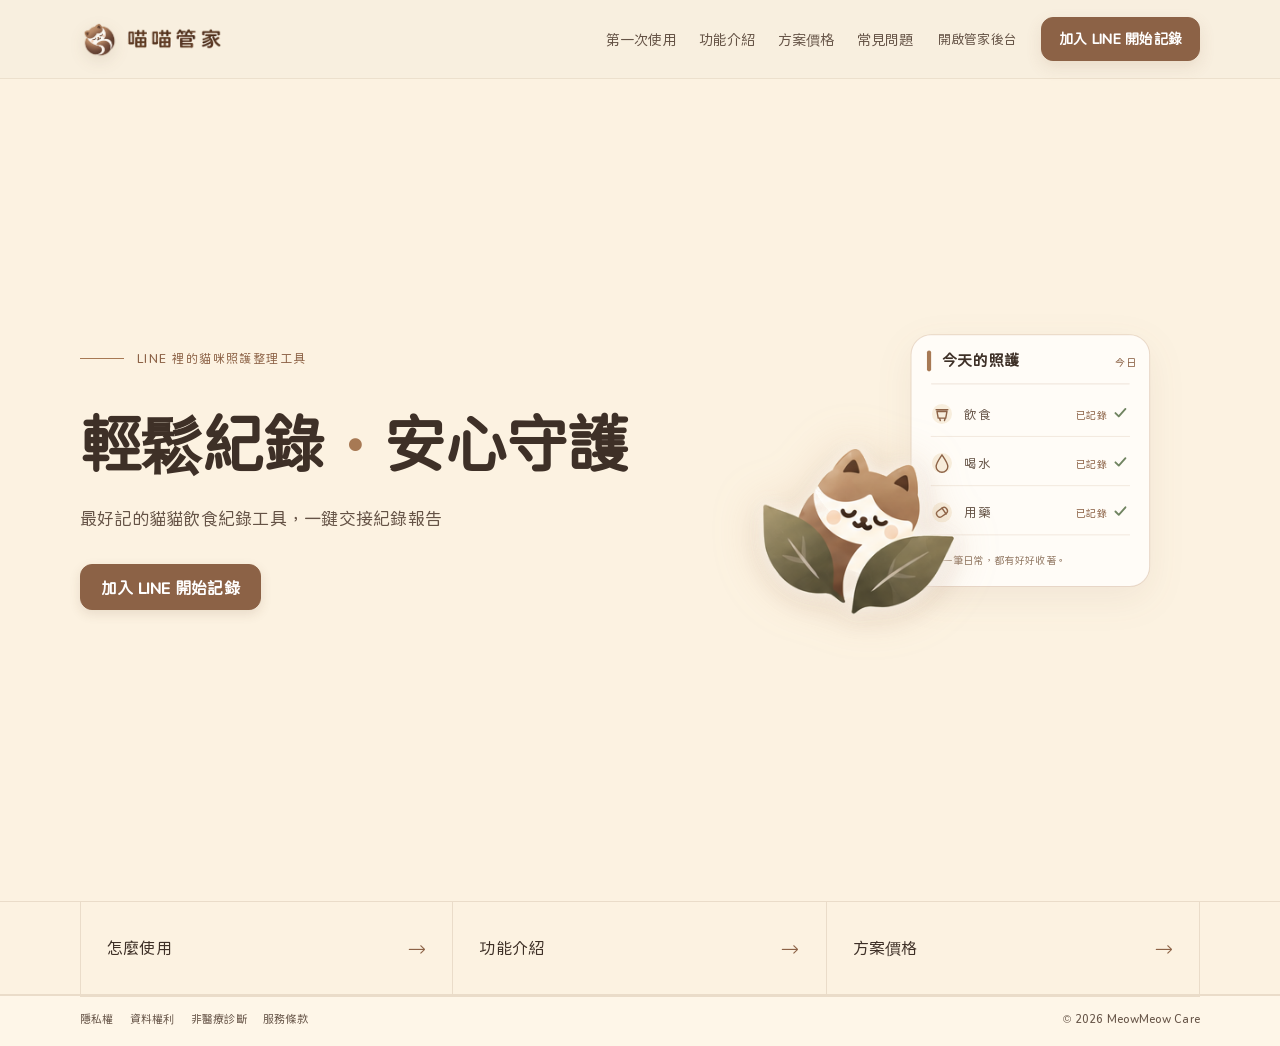
<file: index.html>
<!doctype html>
<html lang="zh-Hant">
<head>
  <meta charset="utf-8">
  <meta name="viewport" content="width=device-width,initial-scale=1">
  <meta name="description" content="喵喵管家是在 LINE 裡使用的貓咪照護整理工具。輕鬆紀錄，安心守護每一天。">
  <meta name="robots" content="noindex,nofollow">
  <title>喵喵管家｜輕鬆紀錄・安心守護</title>
  <link rel="stylesheet" href="assets/site.css?v=20261018-home-gap-v4">
</head>
<body class="home-page">
  <div data-site-header></div>
  <main id="main">
    <section class="a-hero">
      <div class="container a-hero-grid">
        <div class="a-hero-copy">
          <div class="a-index">LINE 裡的貓咪照護整理工具</div>
          <h1>輕鬆紀錄<span class="headline-dot">・</span>安心守護</h1>
          <p class="lead">最好記的貓貓飲食紀錄工具，一鍵交接紀錄報告</p>
          <div class="hero-actions"><a class="button primary" href="https://line.me/R/ti/p/@232mjffx">加入 LINE 開始記錄</a></div>
        </div>
        <figure class="hero-illustration" aria-label="今日照護摘要與你提供的喵喵管家貓咪插畫">
          <svg class="hero-illustration-art" viewBox="0 0 520 450" role="img" aria-labelledby="hero-art-title hero-art-desc">
            <title id="hero-art-title">今天的照護，輕鬆留下來</title>
            <desc id="hero-art-desc">圓角的今日照護摘要介面，列出飲食、喝水與用藥紀錄，搭配你提供的完整品牌貓咪插圖。</desc>
            <g class="hero-page" transform="translate(38 0)">
              <rect class="hero-sheet" x="174" y="44" width="286" height="302" rx="24"/>
              <rect class="hero-card-accent" x="193" y="63" width="5" height="25" rx="2.5"/>
              <text x="211" y="82" class="hero-label">今天的照護</text>
              <text x="419" y="81" class="hero-date">今日</text>
              <path class="hero-rule" d="M198 103h238"/>
              <g class="hero-entry"><circle class="hero-entry-mark" cx="211" cy="139" r="12"/><path class="hero-icon" d="M205 136h12l-1.5 8h-9l-1.5-8Zm-1-2h14m-10 10 1 3m6-3-1 3"/><text x="238" y="145" class="hero-entry-title">飲食</text><text x="372" y="145" class="hero-entry-note">已記錄</text><path class="hero-check" d="m419 138 4 4 8-9"/><path class="hero-entry-line" d="M198 166h238"/></g>
              <g class="hero-entry hero-entry-water"><circle class="hero-entry-mark" cx="211" cy="198" r="12"/><path class="hero-icon" d="M211 188c-4 6-7 10-7 14a7 7 0 0 0 14 0c0-4-3-8-7-14Z"/><text x="238" y="204" class="hero-entry-title">喝水</text><text x="372" y="204" class="hero-entry-note">已記錄</text><path class="hero-check" d="m419 197 4 4 8-9"/><path class="hero-entry-line" d="M198 225h238"/></g>
              <g class="hero-entry hero-entry-medicine"><circle class="hero-entry-mark" cx="211" cy="257" r="12"/><rect class="hero-icon" x="204" y="253" width="14" height="8" rx="4" transform="rotate(-35 211 257)"/><path class="hero-icon" d="m211 252 5 7"/><text x="238" y="263" class="hero-entry-title">用藥</text><text x="372" y="263" class="hero-entry-note">已記錄</text><path class="hero-check" d="m419 256 4 4 8-9"/><path class="hero-entry-line" d="M198 284h238"/></g>
              <text x="199" y="319" class="hero-card-caption">每一筆日常，都有好好收著。</text>
            </g>
          </svg>
          <div class="hero-mascot" role="img" aria-label="你提供的貓咪插圖：貓咪被綠葉包圍"></div>
        </figure>
      </div>
    </section>
    <nav class="home-directory" aria-label="深入了解喵喵管家"><div class="container"><a href="how-it-works.html"><span>怎麼使用</span><b aria-hidden="true">→</b></a><a href="features.html"><span>功能介紹</span><b aria-hidden="true">→</b></a><a href="pricing.html"><span>方案價格</span><b aria-hidden="true">→</b></a></div></nav>
  </main>
  <div data-site-footer></div>
  <script src="assets/site.js?v=20261018-home-gap-v2"></script>
</body>
</html>
</file>
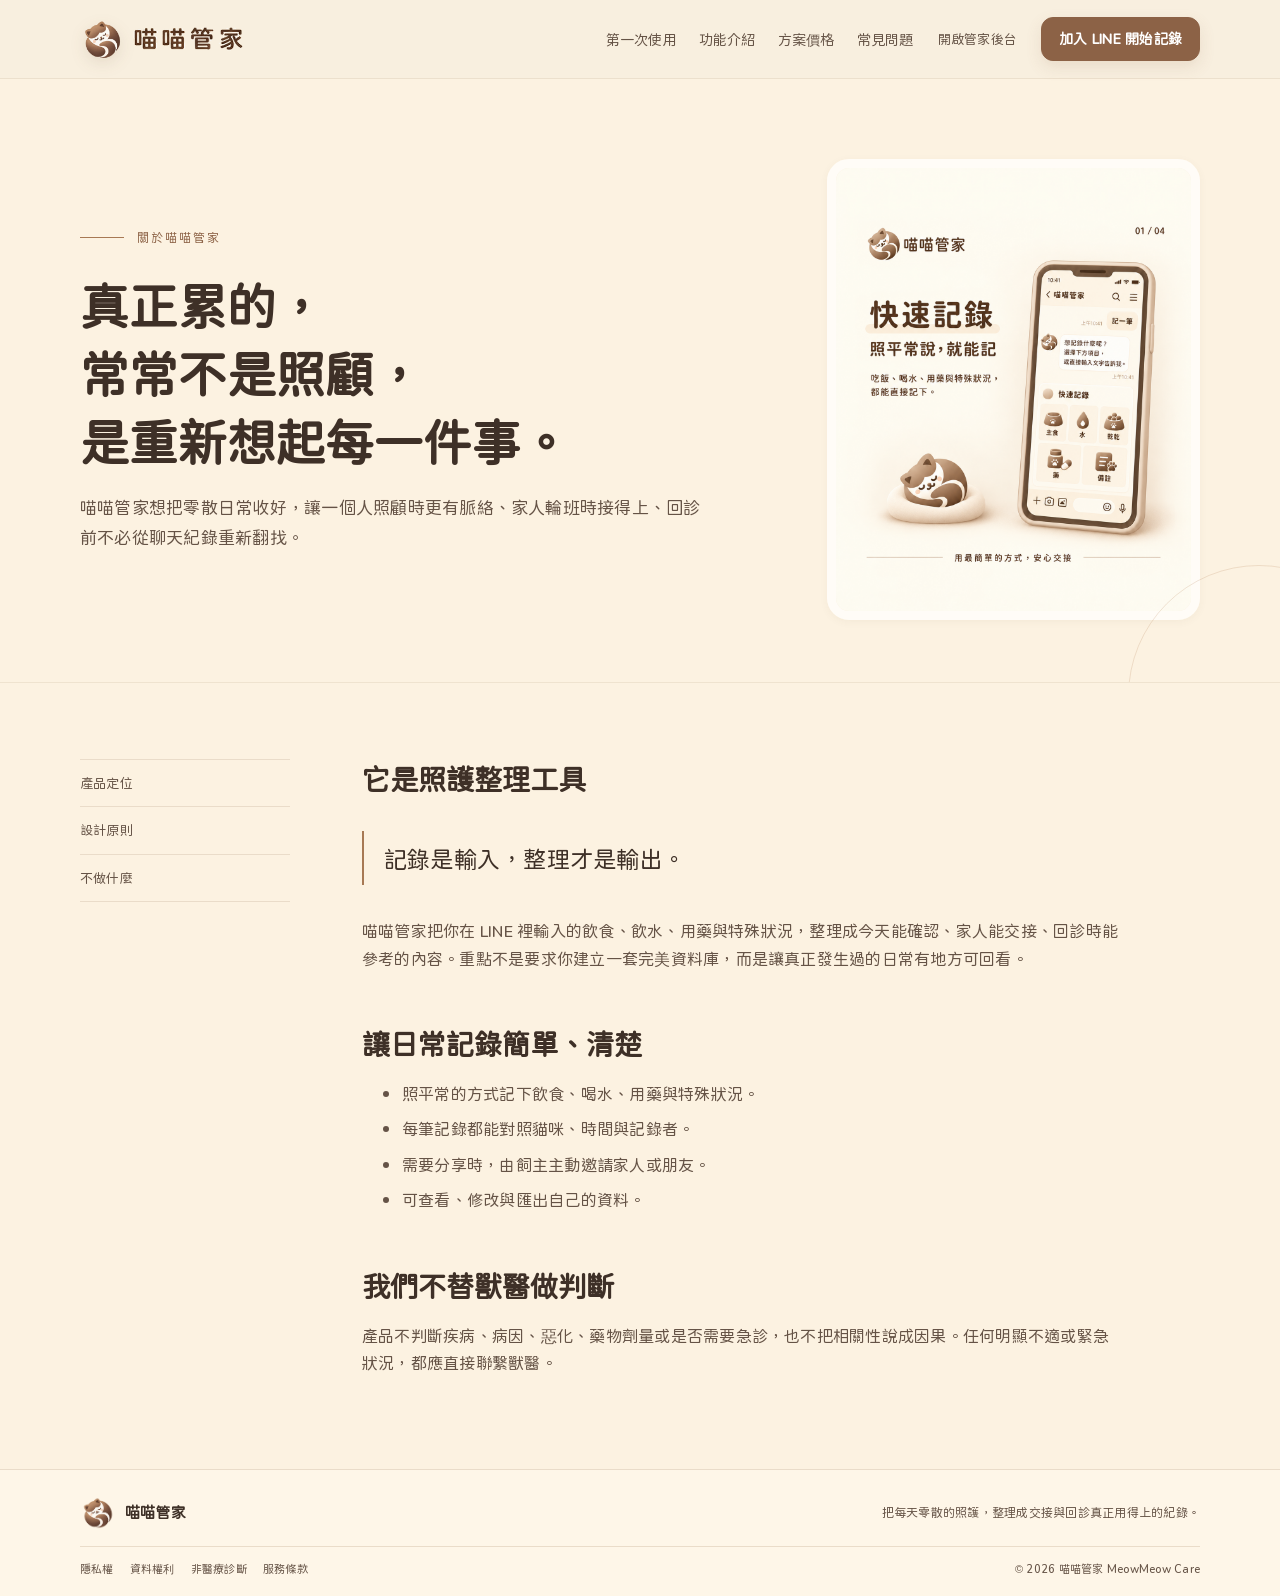
<file: about.html>
<!doctype html><html lang="zh-Hant"><head><meta charset="utf-8"><meta name="viewport" content="width=device-width,initial-scale=1"><meta name="description" content="認識喵喵管家：為日常照護、家庭交接與回診整理而做的 LINE 貓咪照護工具。"><title>關於我們｜喵喵管家</title><link rel="stylesheet" href="assets/site.css?v=20261018-faq-pricing-layout-v1"></head><body><div data-site-header></div><main id="main"><header class="page-hero"><div class="container page-hero-grid"><div><div class="eyebrow">關於喵喵管家</div><h1>真正累的，<br>常常不是照顧，<br>是重新想起每一件事。</h1><p class="lead">喵喵管家想把零散日常收好，讓一個人照顧時更有脈絡、家人輪班時接得上、回診前不必從聊天紀錄重新翻找。</p></div><img class="page-hero-visual" src="assets/product-intro.png" alt="喵喵管家快速記錄產品介紹"></div></header><section class="section"><div class="container content-grid"><nav class="toc"><a href="#position">產品定位</a><a href="#principles">設計原則</a><a href="#boundary">不做什麼</a></nav><article class="prose"><h2 id="position">它是照護整理工具</h2><p class="quote">記錄是輸入，整理才是輸出。</p><p>喵喵管家把你在 LINE 裡輸入的飲食、飲水、用藥與特殊狀況，整理成今天能確認、家人能交接、回診時能參考的內容。重點不是要求你建立一套完美資料庫，而是讓真正發生過的日常有地方可回看。</p><h2 id="principles">讓日常記錄簡單、清楚</h2><ul><li>照平常的方式記下飲食、喝水、用藥與特殊狀況。</li><li>每筆記錄都能對照貓咪、時間與記錄者。</li><li>需要分享時，由飼主主動邀請家人或朋友。</li><li>可查看、修改與匯出自己的資料。</li></ul><h2 id="boundary">我們不替獸醫做判斷</h2><p>產品不判斷疾病、病因、惡化、藥物劑量或是否需要急診，也不把相關性說成因果。任何明顯不適或緊急狀況，都應直接聯繫獸醫。</p></article></div></section></main><div data-site-footer></div><script src="assets/site.js?v=20261018-paidshared"></script></body></html>
</file>
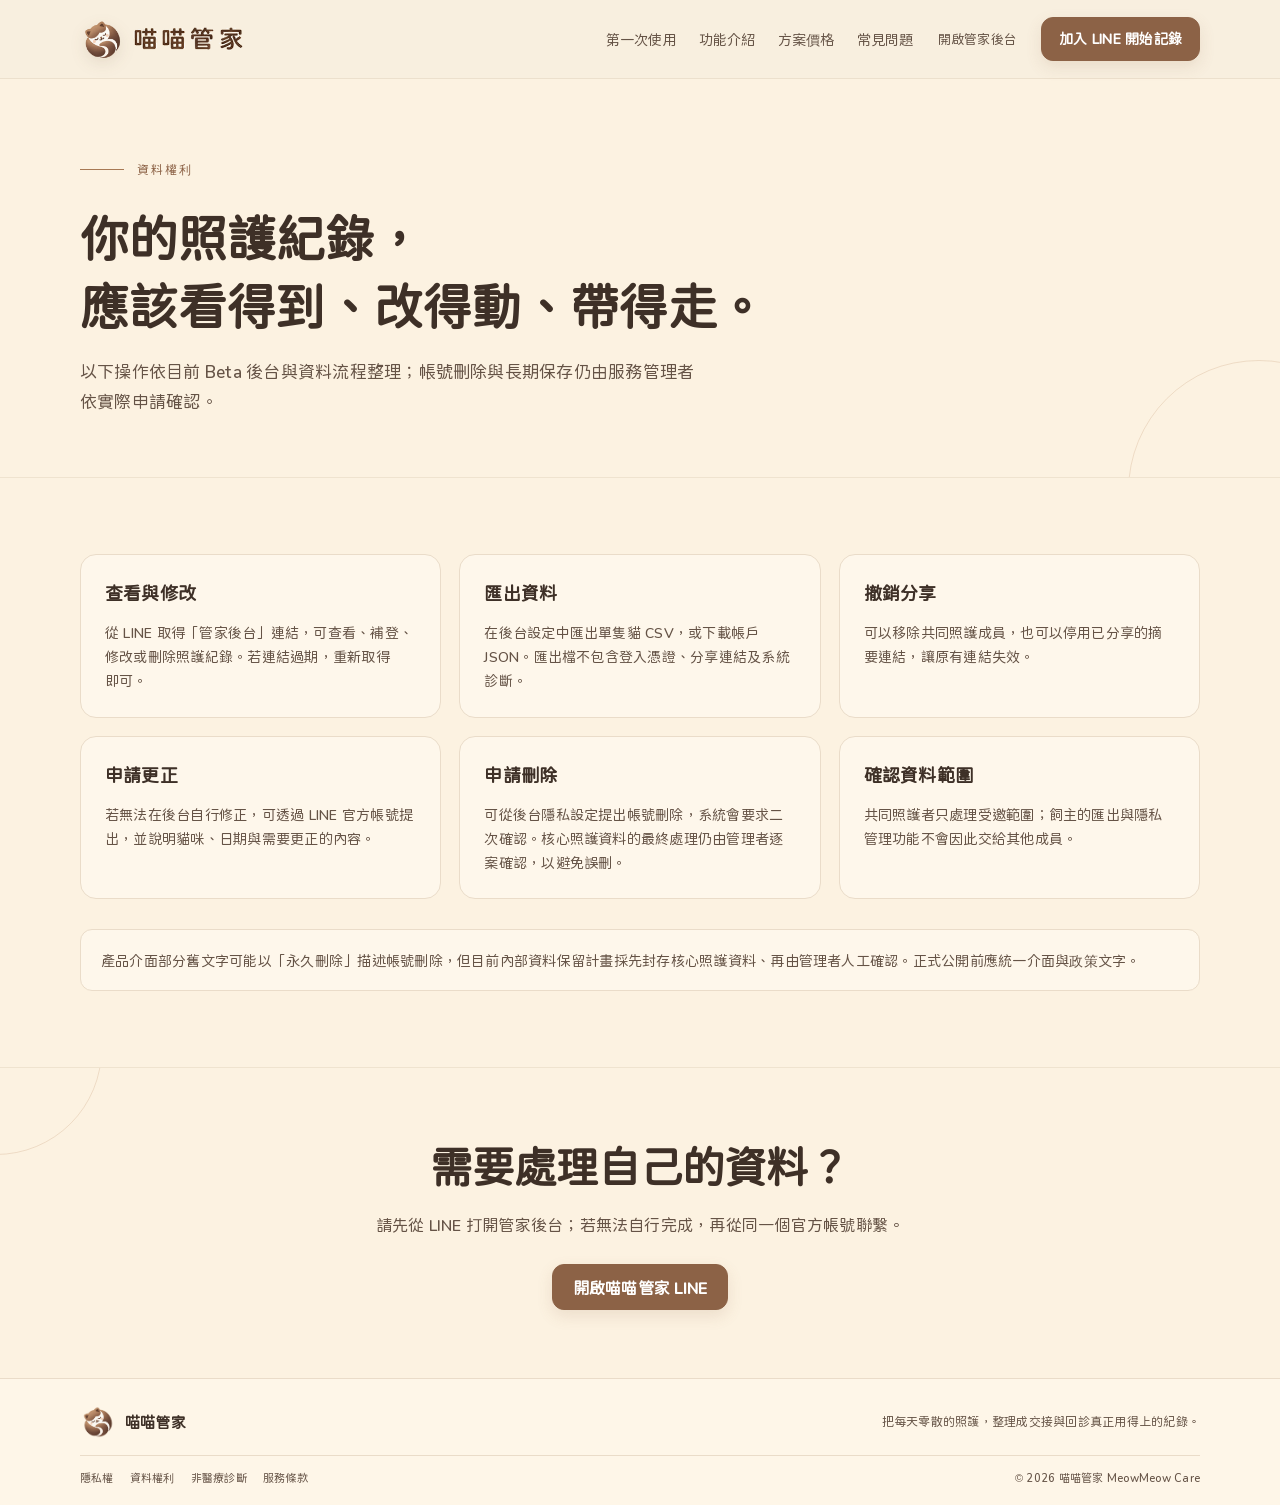
<file: data-rights.html>
<!doctype html><html lang="zh-Hant"><head><meta charset="utf-8"><meta name="viewport" content="width=device-width,initial-scale=1"><meta name="description" content="喵喵管家資料權利：查看、修改、匯出、撤銷分享及申請刪除。"><title>資料權利｜喵喵管家</title><link rel="stylesheet" href="assets/site.css?v=20261018-faq-pricing-layout-v1"></head><body><div data-site-header></div><main id="main"><header class="page-hero"><div class="container"><div class="eyebrow">資料權利</div><h1>你的照護紀錄，<br>應該看得到、改得動、帶得走。</h1><p class="lead">以下操作依目前 Beta 後台與資料流程整理；帳號刪除與長期保存仍由服務管理者依實際申請確認。</p></div></header><section class="section"><div class="container"><div class="feature-list"><article class="feature-item"><h3>查看與修改</h3><p>從 LINE 取得「管家後台」連結，可查看、補登、修改或刪除照護紀錄。若連結過期，重新取得即可。</p></article><article class="feature-item"><h3>匯出資料</h3><p>在後台設定中匯出單隻貓 CSV，或下載帳戶 JSON。匯出檔不包含登入憑證、分享連結及系統診斷。</p></article><article class="feature-item"><h3>撤銷分享</h3><p>可以移除共同照護成員，也可以停用已分享的摘要連結，讓原有連結失效。</p></article><article class="feature-item"><h3>申請更正</h3><p>若無法在後台自行修正，可透過 LINE 官方帳號提出，並說明貓咪、日期與需要更正的內容。</p></article><article class="feature-item"><h3>申請刪除</h3><p>可從後台隱私設定提出帳號刪除，系統會要求二次確認。核心照護資料的最終處理仍由管理者逐案確認，以避免誤刪。</p></article><article class="feature-item"><h3>確認資料範圍</h3><p>共同照護者只處理受邀範圍；飼主的匯出與隱私管理功能不會因此交給其他成員。</p></article></div><div class="notice" style="margin-top:30px">產品介面部分舊文字可能以「永久刪除」描述帳號刪除，但目前內部資料保留計畫採先封存核心照護資料、再由管理者人工確認。正式公開前應統一介面與政策文字。</div></div></section><section class="final-cta"><div class="container"><h2>需要處理自己的資料？</h2><p>請先從 LINE 打開管家後台；若無法自行完成，再從同一個官方帳號聯繫。</p><a class="button primary" href="https://line.me/R/ti/p/@232mjffx">開啟喵喵管家 LINE</a></div></section></main><div data-site-footer></div><script src="assets/site.js?v=20261018-paidshared"></script></body></html>
</file>
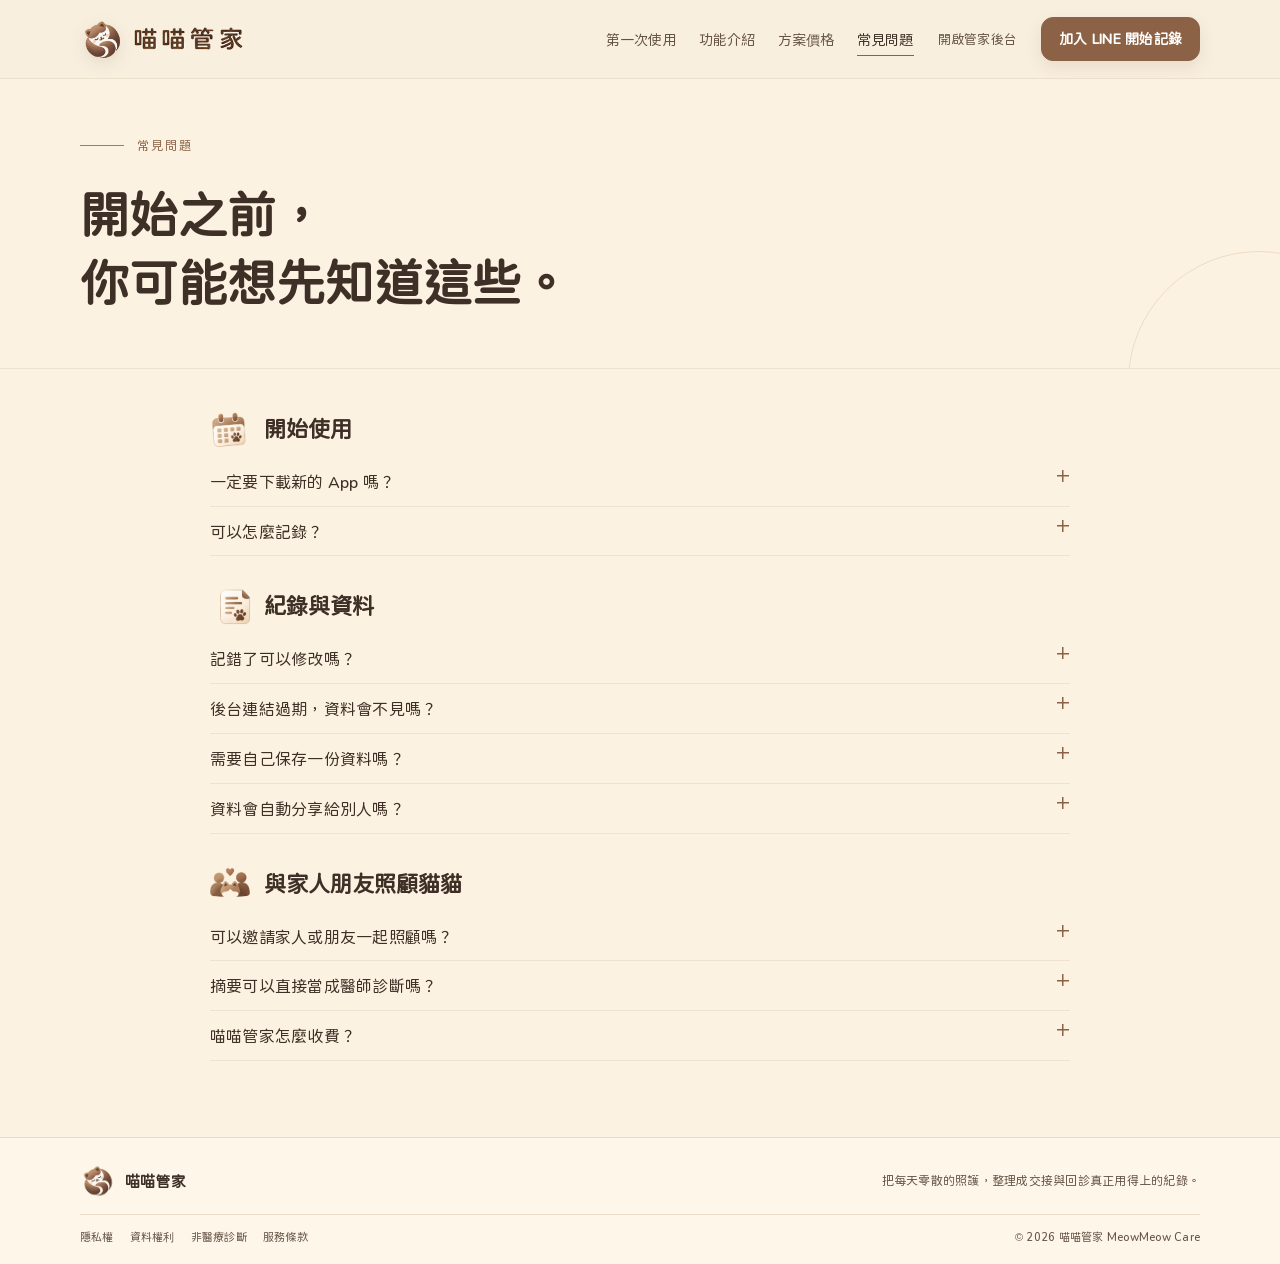
<file: faq.html>
<!doctype html>
<html lang="zh-Hant">
<head>
  <meta charset="utf-8">
  <meta name="viewport" content="width=device-width,initial-scale=1">
  <meta name="description" content="喵喵管家常見問題：Beta 期間可免費體驗日常記錄與共同照顧；安心 Plus 正式方案尚未開放。">
  <title>常見問題｜喵喵管家</title>
  <link rel="stylesheet" href="assets/site.css?v=20261018-faq-hierarchy-v8">
</head>
<body class="faq-page">
  <div data-site-header></div>
  <main id="main">
    <header class="page-hero">
      <div class="container">
        <div class="eyebrow">常見問題</div>
        <h1>開始之前，<br>你可能想先知道這些。</h1>
      </div>
    </header>
    <section class="section">
      <div class="container">
        <div class="faq-groups">
          <section class="faq-group" aria-labelledby="faq-start-title">
            <h2 id="faq-start-title"><img class="faq-category-icon" src="assets/feature-icon-calendar.png" alt=""><span>開始使用</span></h2>
            <div class="faq-list">
              <details><summary>一定要下載新的 App 嗎？</summary><p>不用。日常記錄主要在 LINE 官方帳號裡完成；需要補登、進階修改或查看月曆時，再從 LINE 開啟管家後台。</p></details>
              <details><summary>可以怎麼記錄？</summary><p>可直接輸入「乾乾5」、「喝水30」、「嘔吐 白沫」等文字，也可以從圖文選單的「記一筆」開始。送出後請確認系統整理的項目、時間與數量。</p></details>
            </div>
          </section>
          <section class="faq-group" aria-labelledby="faq-data-title">
            <h2 id="faq-data-title"><img class="faq-category-icon" src="assets/feature-icon-record.png" alt=""><span>紀錄與資料</span></h2>
            <div class="faq-list">
              <details><summary>記錯了可以修改嗎？</summary><p>可以。可用 LINE 快捷操作修改或刪除最近紀錄，也能在管家後台編輯任一筆資料；修改後當日摘要會重新整理。</p></details>
              <details><summary>後台連結過期，資料會不見嗎？</summary><p>不會。回到 LINE 輸入「管家後台」取得新的專屬連結即可；既有照護資料不會因連結過期而消失。</p></details>
              <details><summary>需要自己保存一份資料嗎？</summary><p>可以在管家後台匯出資料；單隻貓咪可下載 CSV，帳戶資料可下載 JSON。</p></details>
              <details><summary>資料會自動分享給別人嗎？</summary><p>不會。邀請家人朋友一起照顧或分享摘要，都需要由你主動選擇。專屬後台連結與分享連結也不應轉傳給不相關的人。</p></details>
            </div>
          </section>
          <section class="faq-group" aria-labelledby="faq-sharing-title">
            <h2 id="faq-sharing-title"><img class="faq-category-icon" src="assets/feature-icon-family.png" alt=""><span>與家人朋友照顧貓貓</span></h2>
            <div class="faq-list">
              <details><summary>可以邀請家人或朋友一起照顧嗎？</summary><p>Beta 期間可免費體驗共同照顧。正式方案開放後，共同照顧將列為安心 Plus 付費權益；正式開放時間與權益內容將另行公告。</p></details>
              <details><summary>摘要可以直接當成醫師診斷嗎？</summary><p>不可以。摘要只整理你已輸入的資料。分享給獸醫師前，請先確認貓咪、日期、時間、數量與備註；疾病、用藥與緊急程度仍應由獸醫判斷。</p></details>
              <details><summary>喵喵管家怎麼收費？</summary><p>目前 Beta 期間，日常照護記錄與共同照顧可免費體驗。正式方案規劃為安心 Plus NT$149／月／家庭，共同照顧將列為付費權益；Plus 尚未開放，正式權益與開放時間將另行公告。</p></details>
            </div>
          </section>
        </div>
      </div>
    </section>
  </main>
  <div data-site-footer></div>
  <script src="assets/site.js?v=20261018-paidshared"></script>
</body>
</html>
</file>
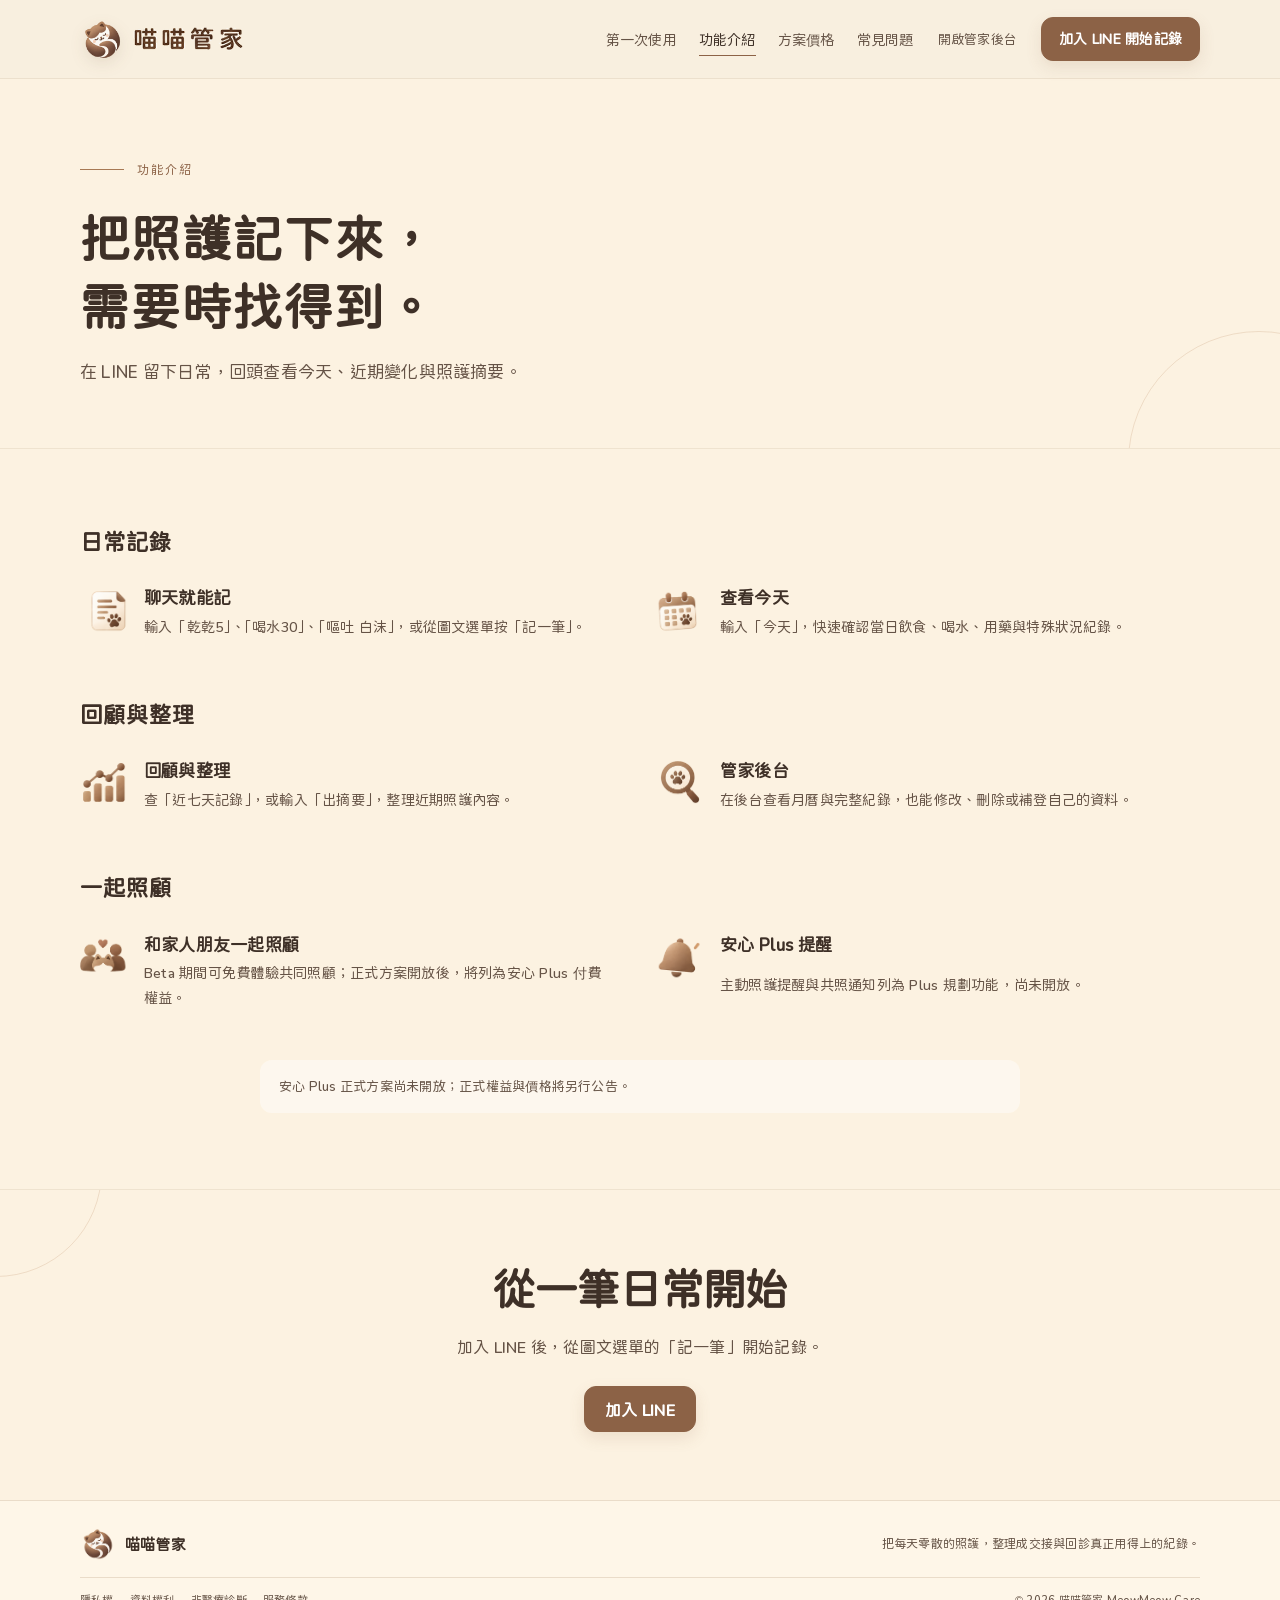
<file: features.html>
<!doctype html>
<html lang="zh-Hant">
<head>
  <meta charset="utf-8">
  <meta name="viewport" content="width=device-width,initial-scale=1">
  <meta name="description" content="查看喵喵管家的 LINE 照護記錄、今日確認、近期整理、月曆與管家後台。">
  <meta name="robots" content="noindex,nofollow">
  <title>功能介紹｜喵喵管家</title>
  <link rel="stylesheet" href="assets/site.css?v=20261018-faq-pricing-layout-v1">
</head>
<body class="features-page">
  <div data-site-header></div>
  <main id="main">
    <header class="page-hero">
      <div class="container">
        <div class="eyebrow">功能介紹</div>
        <h1>把照護記下來，<br>需要時找得到。</h1>
        <p class="lead">在 LINE 留下日常，回頭查看今天、近期變化與照護摘要。</p>
      </div>
    </header>
    <section class="section">
      <div class="container">
        <div class="feature-groups">
          <section class="feature-group" aria-labelledby="feature-record-title">
            <h2 id="feature-record-title">日常記錄</h2>
            <div class="feature-group-items">
              <article class="feature-item"><img class="feature-illustration" src="assets/feature-icon-record.png" alt=""><h3>聊天就能記</h3><p>輸入「乾乾5」、「喝水30」、「嘔吐 白沫」，或從圖文選單按「記一筆」。</p></article>
              <article class="feature-item"><img class="feature-illustration" src="assets/feature-icon-calendar.png" alt=""><h3>查看今天</h3><p>輸入「今天」，快速確認當日飲食、喝水、用藥與特殊狀況紀錄。</p></article>
            </div>
          </section>
          <section class="feature-group" aria-labelledby="feature-review-title">
            <h2 id="feature-review-title">回顧與整理</h2>
            <div class="feature-group-items">
              <article class="feature-item"><img class="feature-illustration" src="assets/feature-icon-chart.png" alt=""><h3>回顧與整理</h3><p>查「近七天記錄」，或輸入「出摘要」，整理近期照護內容。</p></article>
              <article class="feature-item"><img class="feature-illustration" src="assets/feature-icon-manage.png" alt=""><h3>管家後台</h3><p>在後台查看月曆與完整紀錄，也能修改、刪除或補登自己的資料。</p></article>
            </div>
          </section>
          <section class="feature-group" aria-labelledby="feature-sharing-title">
            <h2 id="feature-sharing-title">一起照顧</h2>
            <div class="feature-group-items">
              <article class="feature-item"><img class="feature-illustration" src="assets/feature-icon-family.png" alt=""><h3>和家人朋友一起照顧</h3><p>Beta 期間可免費體驗共同照顧；正式方案開放後，將列為安心 Plus 付費權益。</p></article>
              <article class="feature-item"><img class="feature-illustration" src="assets/feature-icon-reminder.png" alt=""><h3>安心 Plus 提醒</h3><p>主動照護提醒與共照通知列為 Plus 規劃功能，尚未開放。</p></article>
            </div>
          </section>
        </div>
        <p class="notice feature-status-note">安心 Plus 正式方案尚未開放；正式權益與價格將另行公告。</p>
      </div>
    </section>
    <section class="final-cta"><div class="container"><h2>從一筆日常開始</h2><p>加入 LINE 後，從圖文選單的「記一筆」開始記錄。</p><a class="button primary" href="https://line.me/R/ti/p/@232mjffx">加入 LINE</a></div></section>
  </main>
  <div data-site-footer></div>
  <script src="assets/site.js?v=20261018-paidshared"></script>
</body>
</html>
</file>
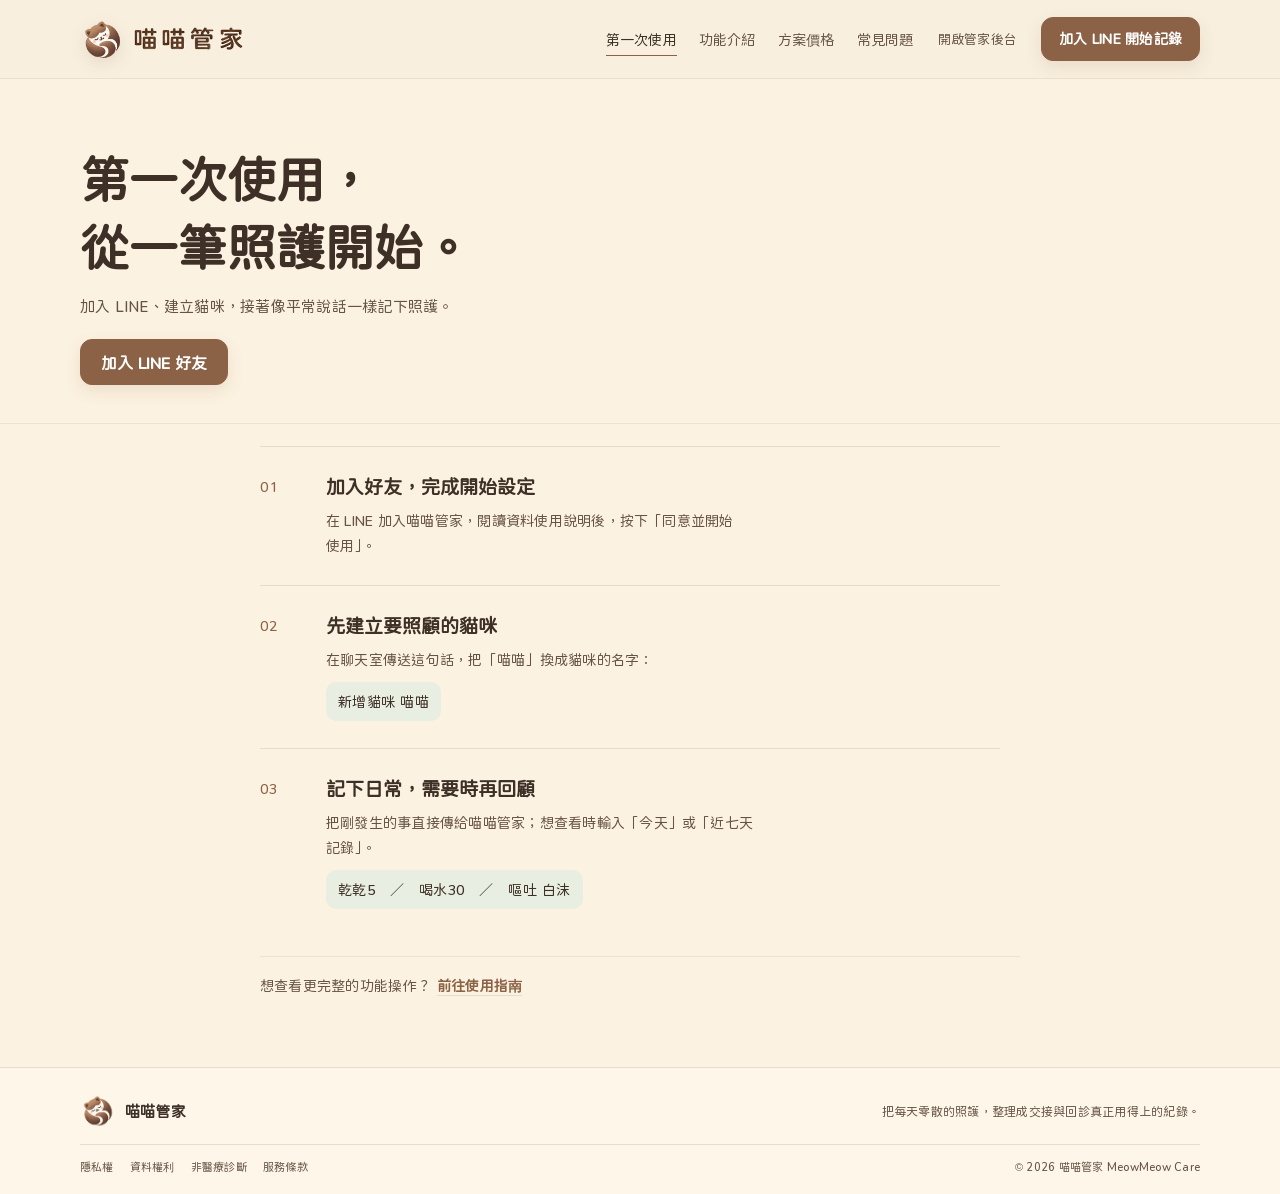
<file: getting-started.html>
<!doctype html>
<html lang="zh-Hant">
<head>
  <meta charset="utf-8">
  <meta name="viewport" content="width=device-width,initial-scale=1">
  <meta name="description" content="從加入喵喵管家 LINE 好友、建立貓咪，到留下第一筆照護記錄。">
  <title>新手教學｜喵喵管家</title>
  <link rel="stylesheet" href="assets/site.css?v=20261018-faq-pricing-layout-v1">
</head>
<body>
  <div data-site-header></div>
  <main id="main" class="getting-started-page">
    <header class="page-hero tutorial-hero">
      <div class="container">
        <h1>第一次使用，<br>從一筆照護開始。</h1>
        <p class="lead">加入 LINE、建立貓咪，接著像平常說話一樣記下照護。</p>
        <a class="button primary" href="https://line.me/R/ti/p/@232mjffx">加入 LINE 好友</a>
      </div>
    </header>
    <section class="tutorial-section" aria-label="第一次使用流程">
      <div class="container tutorial-layout">
        <ol class="tutorial-flow">
          <li class="tutorial-step" id="step1">
            <span class="tutorial-step-number" aria-hidden="true">01</span>
            <div class="tutorial-step-content">
              <h2>加入好友，完成開始設定</h2>
              <p>在 LINE 加入喵喵管家，閱讀資料使用說明後，按下「同意並開始使用」。</p>
            </div>
          </li>
          <li class="tutorial-step" id="step2">
            <span class="tutorial-step-number" aria-hidden="true">02</span>
            <div class="tutorial-step-content">
              <h2>先建立要照顧的貓咪</h2>
              <p>在聊天室傳送這句話，把「喵喵」換成貓咪的名字：</p>
              <p class="tutorial-message">新增貓咪 喵喵</p>
            </div>
          </li>
          <li class="tutorial-step" id="step3">
            <span class="tutorial-step-number" aria-hidden="true">03</span>
            <div class="tutorial-step-content">
              <h2>記下日常，需要時再回顧</h2>
              <p>把剛發生的事直接傳給喵喵管家；想查看時輸入「今天」或「近七天記錄」。</p>
              <p class="tutorial-message">乾乾5　／　喝水30　／　嘔吐 白沫</p>
            </div>
          </li>
        </ol>
        <p class="tutorial-more">想查看更完整的功能操作？<a href="how-it-works.html">前往使用指南</a></p>
      </div>
    </section>
  </main>
  <div data-site-footer></div>
  <script src="assets/site.js?v=20261018-paidshared"></script>
</body>
</html>
</file>
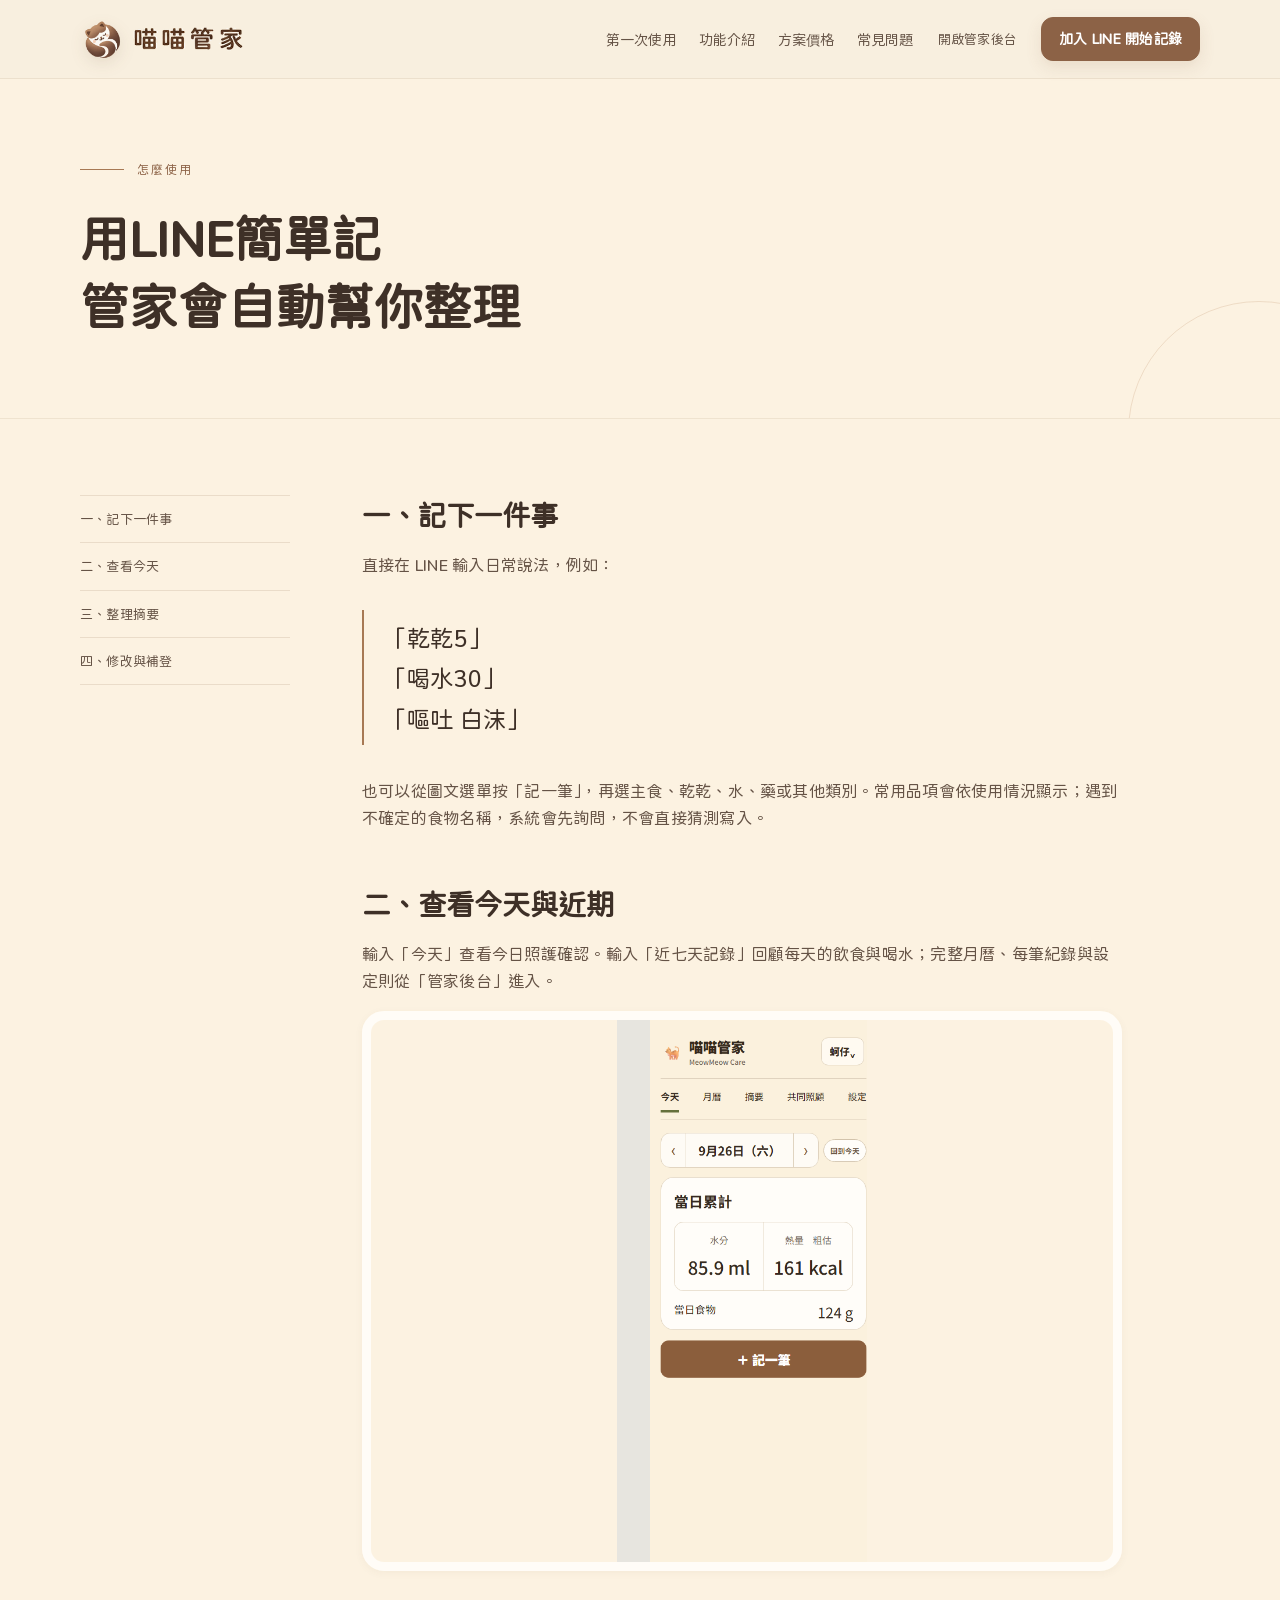
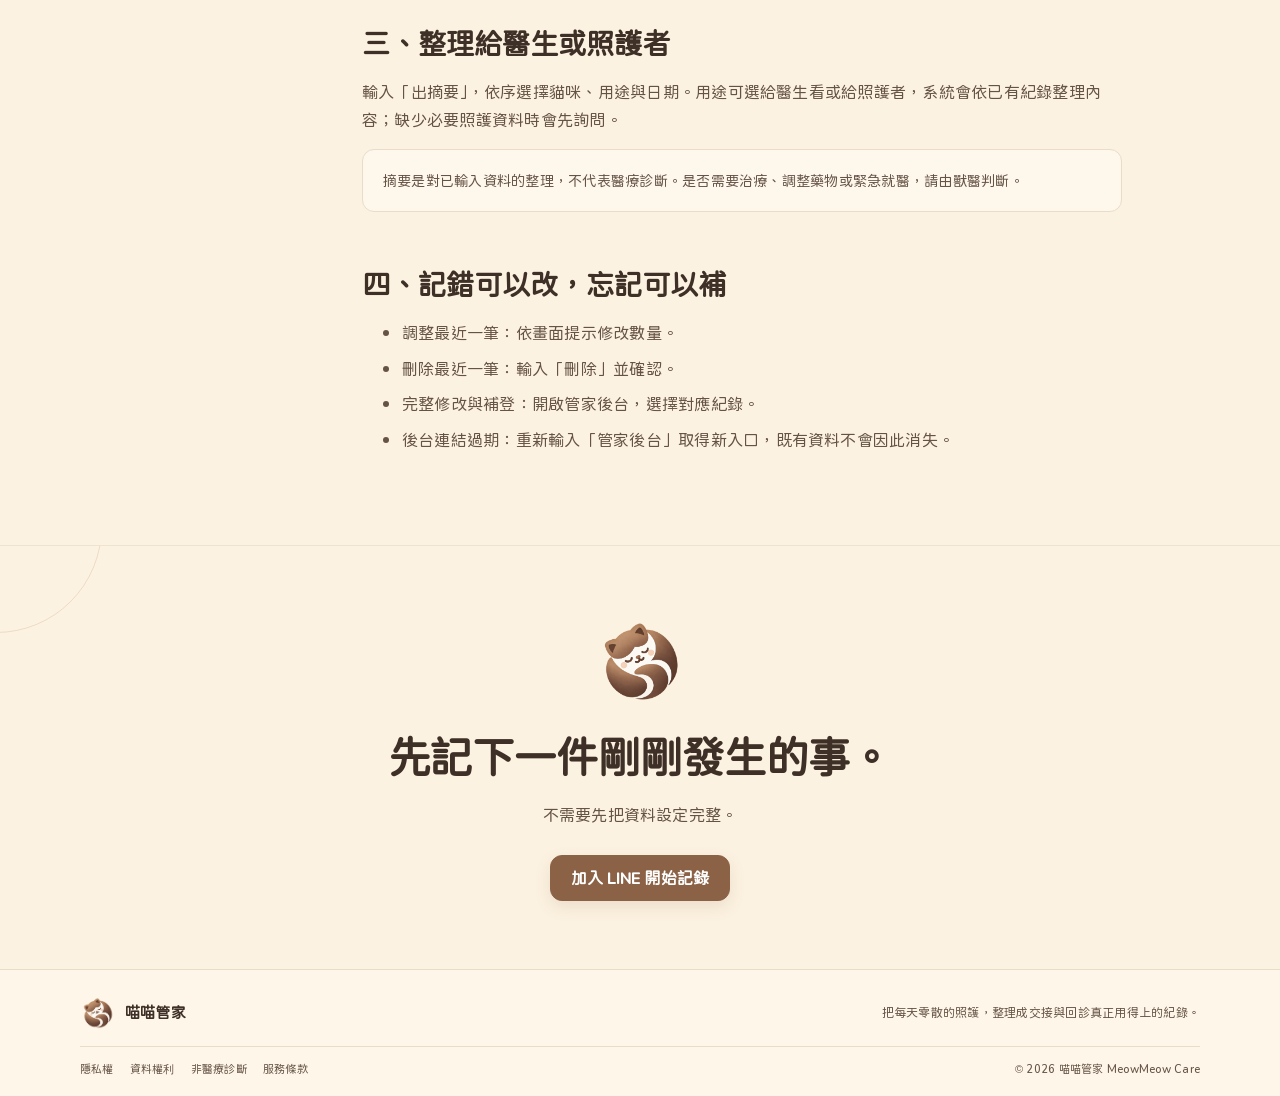
<file: how-it-works.html>
<!doctype html><html lang="zh-Hant"><head><meta charset="utf-8"><meta name="viewport" content="width=device-width,initial-scale=1"><meta name="description" content="從 LINE 訊息到今日照護、近七天記錄與摘要，了解喵喵管家如何使用。"><title>怎麼使用｜喵喵管家</title><link rel="stylesheet" href="assets/site.css?v=20261018-performance-v1"></head><body><div data-site-header></div><main id="main"><header class="page-hero"><div class="container"><div class="eyebrow">怎麼使用</div><h1>用LINE簡單記<br>管家會自動幫你整理</h1></div></header><section class="section"><div class="container content-grid"><nav class="toc"><a href="#record">一、記下一件事</a><a href="#today">二、查看今天</a><a href="#summary">三、整理摘要</a><a href="#manage">四、修改與補登</a></nav><article class="prose"><h2 id="record">一、記下一件事</h2><p>直接在 LINE 輸入日常說法，例如：</p><div class="quote">「乾乾5」<br>「喝水30」<br>「嘔吐 白沫」</div><p>也可以從圖文選單按「記一筆」，再選主食、乾乾、水、藥或其他類別。常用品項會依使用情況顯示；遇到不確定的食物名稱，系統會先詢問，不會直接猜測寫入。</p><h2 id="today">二、查看今天與近期</h2><p>輸入「今天」查看今日照護確認。輸入「近七天記錄」回顧每天的飲食與喝水；完整月曆、每筆紀錄與設定則從「管家後台」進入。</p><img class="page-hero-visual" src="assets/ui-date-layout.png" alt="管家後台今日照護畫面"><h2 id="summary">三、整理給醫生或照護者</h2><p>輸入「出摘要」，依序選擇貓咪、用途與日期。用途可選給醫生看或給照護者，系統會依已有紀錄整理內容；缺少必要照護資料時會先詢問。</p><div class="notice">摘要是對已輸入資料的整理，不代表醫療診斷。是否需要治療、調整藥物或緊急就醫，請由獸醫判斷。</div><h2 id="manage">四、記錯可以改，忘記可以補</h2><ul><li>調整最近一筆：依畫面提示修改數量。</li><li>刪除最近一筆：輸入「刪除」並確認。</li><li>完整修改與補登：開啟管家後台，選擇對應紀錄。</li><li>後台連結過期：重新輸入「管家後台」取得新入口，既有資料不會因此消失。</li></ul></article></div></section><section class="final-cta"><div class="container"><img class="mascot" src="assets/meow-logo-transparent.png" alt=""><h2>先記下一件剛剛發生的事。</h2><p>不需要先把資料設定完整。</p><a class="button primary" href="https://line.me/R/ti/p/@232mjffx">加入 LINE 開始記錄</a></div></section></main><div data-site-footer></div><script src="assets/site.js?v=20261018-performance-v1"></script></body></html>
</file>
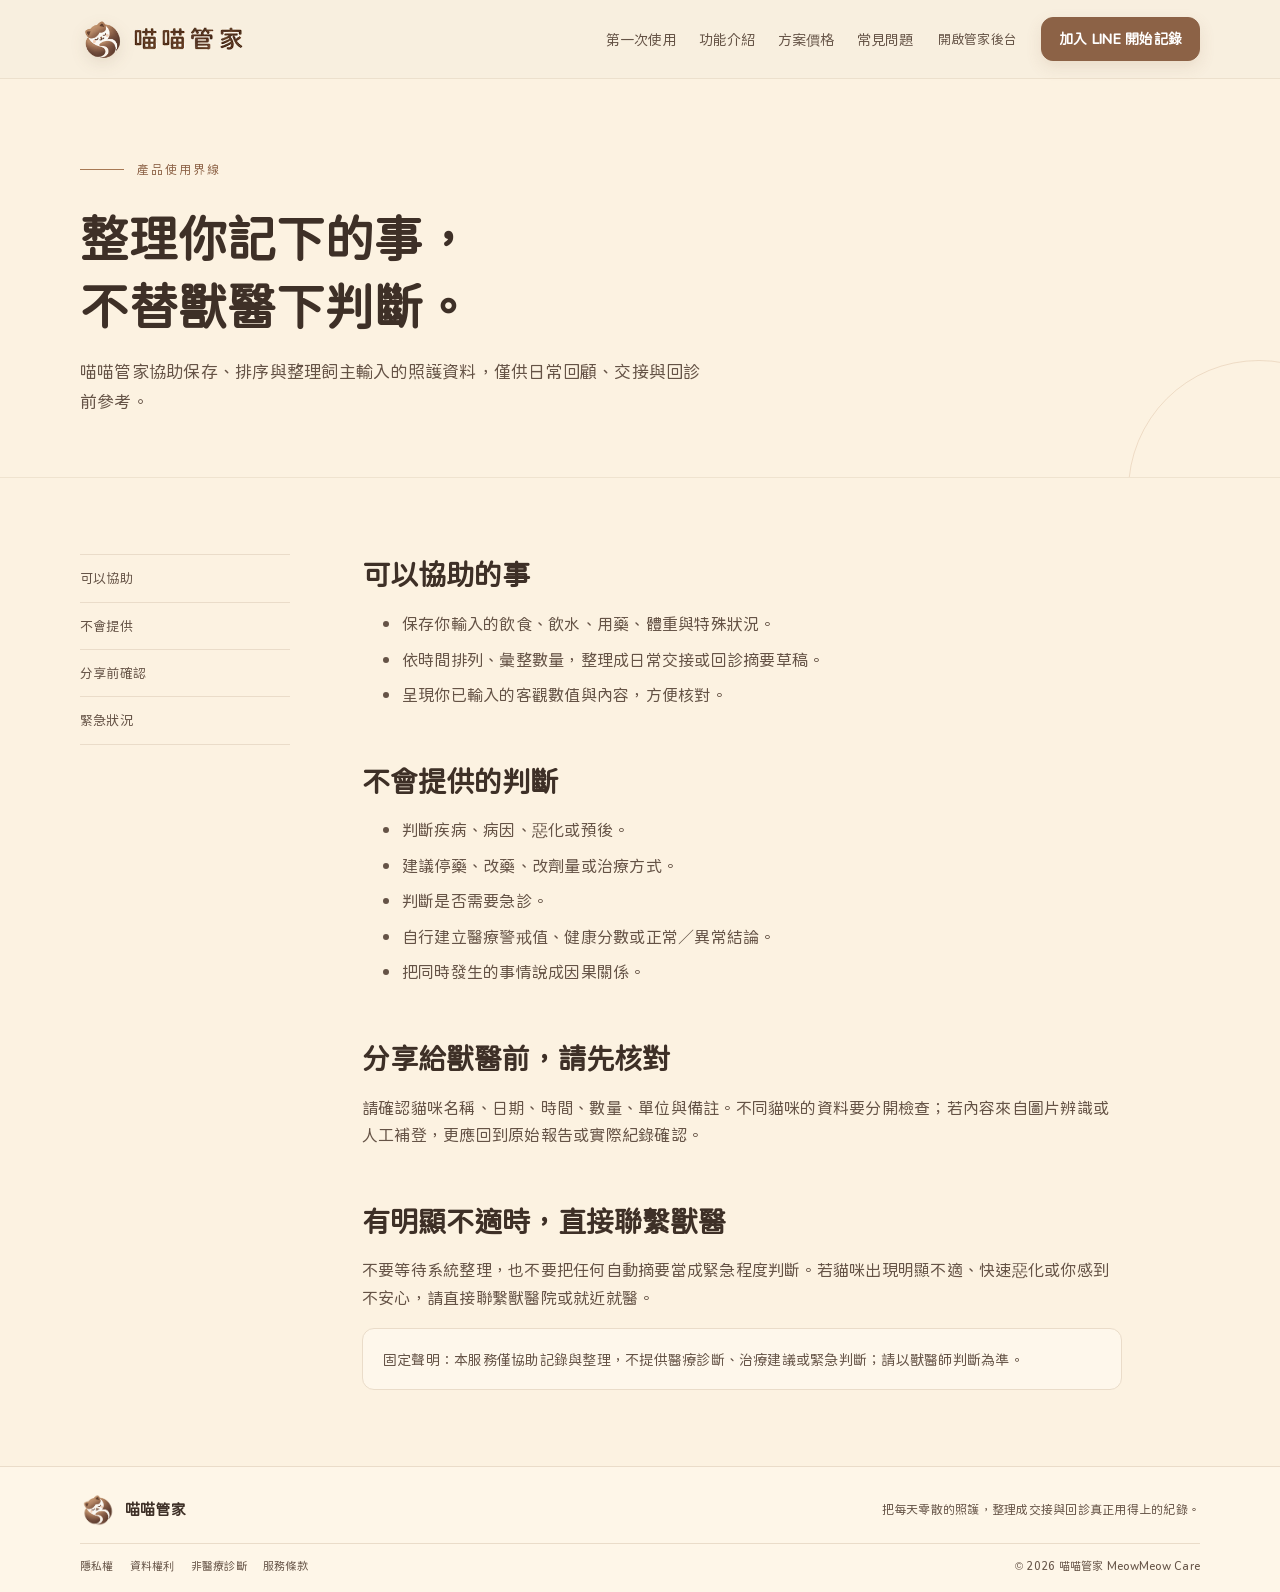
<file: medical-disclaimer.html>
<!doctype html><html lang="zh-Hant"><head><meta charset="utf-8"><meta name="viewport" content="width=device-width,initial-scale=1"><meta name="description" content="喵喵管家是照護資料整理工具，不提供醫療診斷、治療建議或緊急判斷。"><title>非醫療診斷聲明｜喵喵管家</title><link rel="stylesheet" href="assets/site.css?v=20261018-faq-pricing-layout-v1"></head><body><div data-site-header></div><main id="main"><header class="page-hero"><div class="container"><div class="eyebrow">產品使用界線</div><h1>整理你記下的事，<br>不替獸醫下判斷。</h1><p class="lead">喵喵管家協助保存、排序與整理飼主輸入的照護資料，僅供日常回顧、交接與回診前參考。</p></div></header><section class="section"><div class="container content-grid"><nav class="toc"><a href="#can">可以協助</a><a href="#cannot">不會提供</a><a href="#check">分享前確認</a><a href="#urgent">緊急狀況</a></nav><article class="prose"><h2 id="can">可以協助的事</h2><ul><li>保存你輸入的飲食、飲水、用藥、體重與特殊狀況。</li><li>依時間排列、彙整數量，整理成日常交接或回診摘要草稿。</li><li>呈現你已輸入的客觀數值與內容，方便核對。</li></ul><h2 id="cannot">不會提供的判斷</h2><ul><li>判斷疾病、病因、惡化或預後。</li><li>建議停藥、改藥、改劑量或治療方式。</li><li>判斷是否需要急診。</li><li>自行建立醫療警戒值、健康分數或正常／異常結論。</li><li>把同時發生的事情說成因果關係。</li></ul><h2 id="check">分享給獸醫前，請先核對</h2><p>請確認貓咪名稱、日期、時間、數量、單位與備註。不同貓咪的資料要分開檢查；若內容來自圖片辨識或人工補登，更應回到原始報告或實際紀錄確認。</p><h2 id="urgent">有明顯不適時，直接聯繫獸醫</h2><p>不要等待系統整理，也不要把任何自動摘要當成緊急程度判斷。若貓咪出現明顯不適、快速惡化或你感到不安心，請直接聯繫獸醫院或就近就醫。</p><div class="notice">固定聲明：本服務僅協助記錄與整理，不提供醫療診斷、治療建議或緊急判斷；請以獸醫師判斷為準。</div></article></div></section></main><div data-site-footer></div><script src="assets/site.js?v=20261018-paidshared"></script></body></html>
</file>
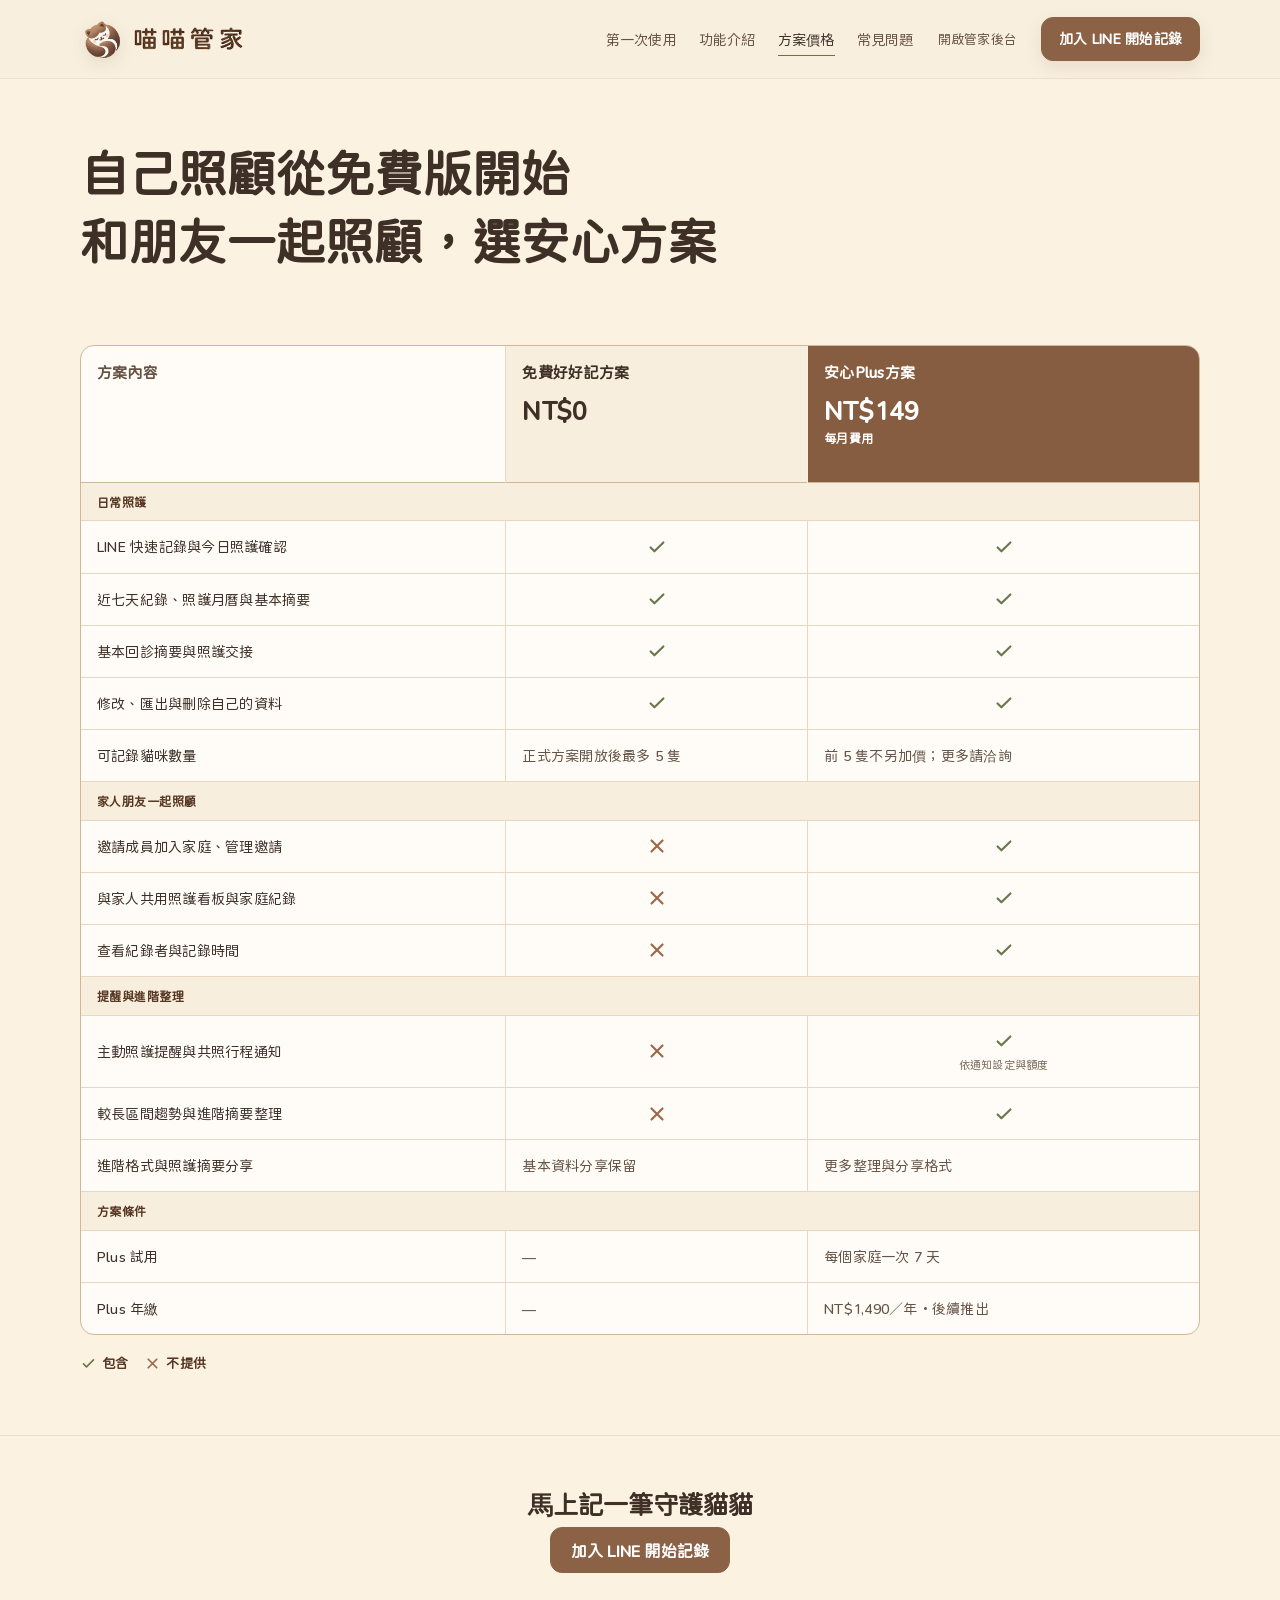
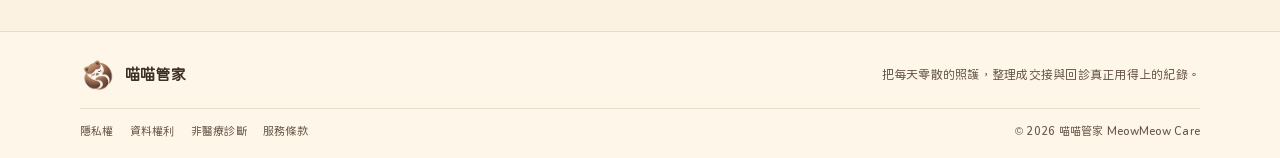
<file: pricing.html>
<!doctype html>
<html lang="zh-Hant">
<head>
  <meta charset="utf-8">
  <meta name="viewport" content="width=device-width,initial-scale=1">
  <meta name="description" content="Beta 期間可免費體驗日常記錄與共同照顧；安心 Plus 正式方案尚未開放。">
  <meta name="robots" content="noindex,nofollow">
  <title>方案價格｜喵喵管家</title>
  <link rel="stylesheet" href="assets/site.css?v=20261018-mobile-readable-v3">
</head>
<body>
  <div data-site-header></div>
  <main id="main">
    <header class="page-hero pricing-hero">
      <div class="container">
        <h1>自己照顧從免費版開始<br>和朋友一起照顧，選安心方案</h1>
      </div>
    </header>
    <section class="section pricing-section" aria-label="免費好好記方案與安心Plus方案比較">
      <div class="container">
        <div class="plan-table-wrap">
          <table class="plan-table" aria-label="免費好好記方案與安心Plus方案比較">
            <colgroup><col class="plan-col-feature"><col class="plan-col-free"><col class="plan-col-plus"></colgroup>
            <thead>
              <tr>
                <th class="plan-feature-head" scope="col">方案內容</th>
                <th class="plan-free-head" scope="col">
                  <span class="plan-name">免費好好記方案</span>
                  <strong>NT$0</strong>
                </th>
                <th class="plan-plus-head" scope="col">
                  <span class="plan-name">安心Plus方案</span>
                  <strong>NT$149</strong>
                  <small>每月費用</small>
                </th>
              </tr>
            </thead>
            <tbody>
              <tr class="plan-group"><th colspan="3" scope="colgroup">日常照護</th></tr>
              <tr><th scope="row">LINE 快速記錄與今日照護確認</th><td class="plan-status-cell" data-plan="免費方案"><span class="sr-only">包含</span><svg class="plan-status plan-status-yes" viewBox="0 0 24 24" aria-hidden="true"><path d="m5 12.5 4.2 4.2L19 7"/></svg></td><td class="plan-status-cell" data-plan="安心 Plus"><span class="sr-only">包含</span><svg class="plan-status plan-status-yes" viewBox="0 0 24 24" aria-hidden="true"><path d="m5 12.5 4.2 4.2L19 7"/></svg></td></tr>
              <tr><th scope="row">近七天紀錄、照護月曆與基本摘要</th><td class="plan-status-cell" data-plan="免費方案"><span class="sr-only">包含</span><svg class="plan-status plan-status-yes" viewBox="0 0 24 24" aria-hidden="true"><path d="m5 12.5 4.2 4.2L19 7"/></svg></td><td class="plan-status-cell" data-plan="安心 Plus"><span class="sr-only">包含</span><svg class="plan-status plan-status-yes" viewBox="0 0 24 24" aria-hidden="true"><path d="m5 12.5 4.2 4.2L19 7"/></svg></td></tr>
              <tr><th scope="row">基本回診摘要與照護交接</th><td class="plan-status-cell" data-plan="免費方案"><span class="sr-only">包含</span><svg class="plan-status plan-status-yes" viewBox="0 0 24 24" aria-hidden="true"><path d="m5 12.5 4.2 4.2L19 7"/></svg></td><td class="plan-status-cell" data-plan="安心 Plus"><span class="sr-only">包含</span><svg class="plan-status plan-status-yes" viewBox="0 0 24 24" aria-hidden="true"><path d="m5 12.5 4.2 4.2L19 7"/></svg></td></tr>
              <tr><th scope="row">修改、匯出與刪除自己的資料</th><td class="plan-status-cell" data-plan="免費方案"><span class="sr-only">包含</span><svg class="plan-status plan-status-yes" viewBox="0 0 24 24" aria-hidden="true"><path d="m5 12.5 4.2 4.2L19 7"/></svg></td><td class="plan-status-cell" data-plan="安心 Plus"><span class="sr-only">包含</span><svg class="plan-status plan-status-yes" viewBox="0 0 24 24" aria-hidden="true"><path d="m5 12.5 4.2 4.2L19 7"/></svg></td></tr>
              <tr><th scope="row">可記錄貓咪數量</th><td data-plan="免費方案">正式方案開放後最多 5 隻</td><td data-plan="安心 Plus">前 5 隻不另加價；更多請洽詢</td></tr>
              <tr class="plan-group"><th colspan="3" scope="colgroup">家人朋友一起照顧</th></tr>
              <tr><th scope="row">邀請成員加入家庭、管理邀請</th><td class="plan-status-cell" data-plan="免費方案"><span class="sr-only">不提供</span><svg class="plan-status plan-status-no" viewBox="0 0 24 24" aria-hidden="true"><path d="m6 6 12 12M18 6 6 18"/></svg></td><td class="plan-status-cell" data-plan="安心 Plus"><span class="sr-only">包含</span><svg class="plan-status plan-status-yes" viewBox="0 0 24 24" aria-hidden="true"><path d="m5 12.5 4.2 4.2L19 7"/></svg></td></tr>
              <tr><th scope="row">與家人共用照護看板與家庭紀錄</th><td class="plan-status-cell" data-plan="免費方案"><span class="sr-only">不提供</span><svg class="plan-status plan-status-no" viewBox="0 0 24 24" aria-hidden="true"><path d="m6 6 12 12M18 6 6 18"/></svg></td><td class="plan-status-cell" data-plan="安心 Plus"><span class="sr-only">包含</span><svg class="plan-status plan-status-yes" viewBox="0 0 24 24" aria-hidden="true"><path d="m5 12.5 4.2 4.2L19 7"/></svg></td></tr>
              <tr><th scope="row">查看紀錄者與記錄時間</th><td class="plan-status-cell" data-plan="免費方案"><span class="sr-only">不提供</span><svg class="plan-status plan-status-no" viewBox="0 0 24 24" aria-hidden="true"><path d="m6 6 12 12M18 6 6 18"/></svg></td><td class="plan-status-cell" data-plan="安心 Plus"><span class="sr-only">包含</span><svg class="plan-status plan-status-yes" viewBox="0 0 24 24" aria-hidden="true"><path d="m5 12.5 4.2 4.2L19 7"/></svg></td></tr>
              <tr class="plan-group"><th colspan="3" scope="colgroup">提醒與進階整理</th></tr>
              <tr><th scope="row">主動照護提醒與共照行程通知</th><td class="plan-status-cell" data-plan="免費方案"><span class="sr-only">不提供</span><svg class="plan-status plan-status-no" viewBox="0 0 24 24" aria-hidden="true"><path d="m6 6 12 12M18 6 6 18"/></svg></td><td class="plan-status-cell plan-status-detail" data-plan="安心 Plus"><span class="sr-only">包含；依通知設定與額度</span><svg class="plan-status plan-status-yes" viewBox="0 0 24 24" aria-hidden="true"><path d="m5 12.5 4.2 4.2L19 7"/></svg><small>依通知設定與額度</small></td></tr>
              <tr><th scope="row">較長區間趨勢與進階摘要整理</th><td class="plan-status-cell" data-plan="免費方案"><span class="sr-only">不提供</span><svg class="plan-status plan-status-no" viewBox="0 0 24 24" aria-hidden="true"><path d="m6 6 12 12M18 6 6 18"/></svg></td><td class="plan-status-cell" data-plan="安心 Plus"><span class="sr-only">包含</span><svg class="plan-status plan-status-yes" viewBox="0 0 24 24" aria-hidden="true"><path d="m5 12.5 4.2 4.2L19 7"/></svg></td></tr>
              <tr><th scope="row">進階格式與照護摘要分享</th><td data-plan="免費方案">基本資料分享保留</td><td data-plan="安心 Plus">更多整理與分享格式</td></tr>
              <tr class="plan-group"><th colspan="3" scope="colgroup">方案條件</th></tr>
              <tr><th scope="row">Plus 試用</th><td data-plan="免費方案">—</td><td data-plan="安心 Plus">每個家庭一次 7 天</td></tr>
              <tr><th scope="row">Plus 年繳</th><td data-plan="免費方案">—</td><td data-plan="安心 Plus">NT$1,490／年・後續推出</td></tr>
            </tbody>
          </table>
        </div>
        <p class="pricing-footnote"><span class="pricing-legend"><svg class="plan-status plan-status-yes" viewBox="0 0 24 24" aria-hidden="true"><path d="m5 12.5 4.2 4.2L19 7"/></svg>包含</span><span class="pricing-legend"><svg class="plan-status plan-status-no" viewBox="0 0 24 24" aria-hidden="true"><path d="m6 6 12 12M18 6 6 18"/></svg>不提供</span></p>
      </div>
    </section>
    <section class="pricing-cta">
      <div class="container">
        <h2>馬上記一筆守護貓貓</h2>
        <a class="button primary" href="https://line.me/R/ti/p/@232mjffx">加入 LINE 開始記錄</a>
      </div>
    </section>
  </main>
  <div data-site-footer></div>
  <script src="assets/site.js?v=20261018-paidshared"></script>
</body>
</html>
</file>
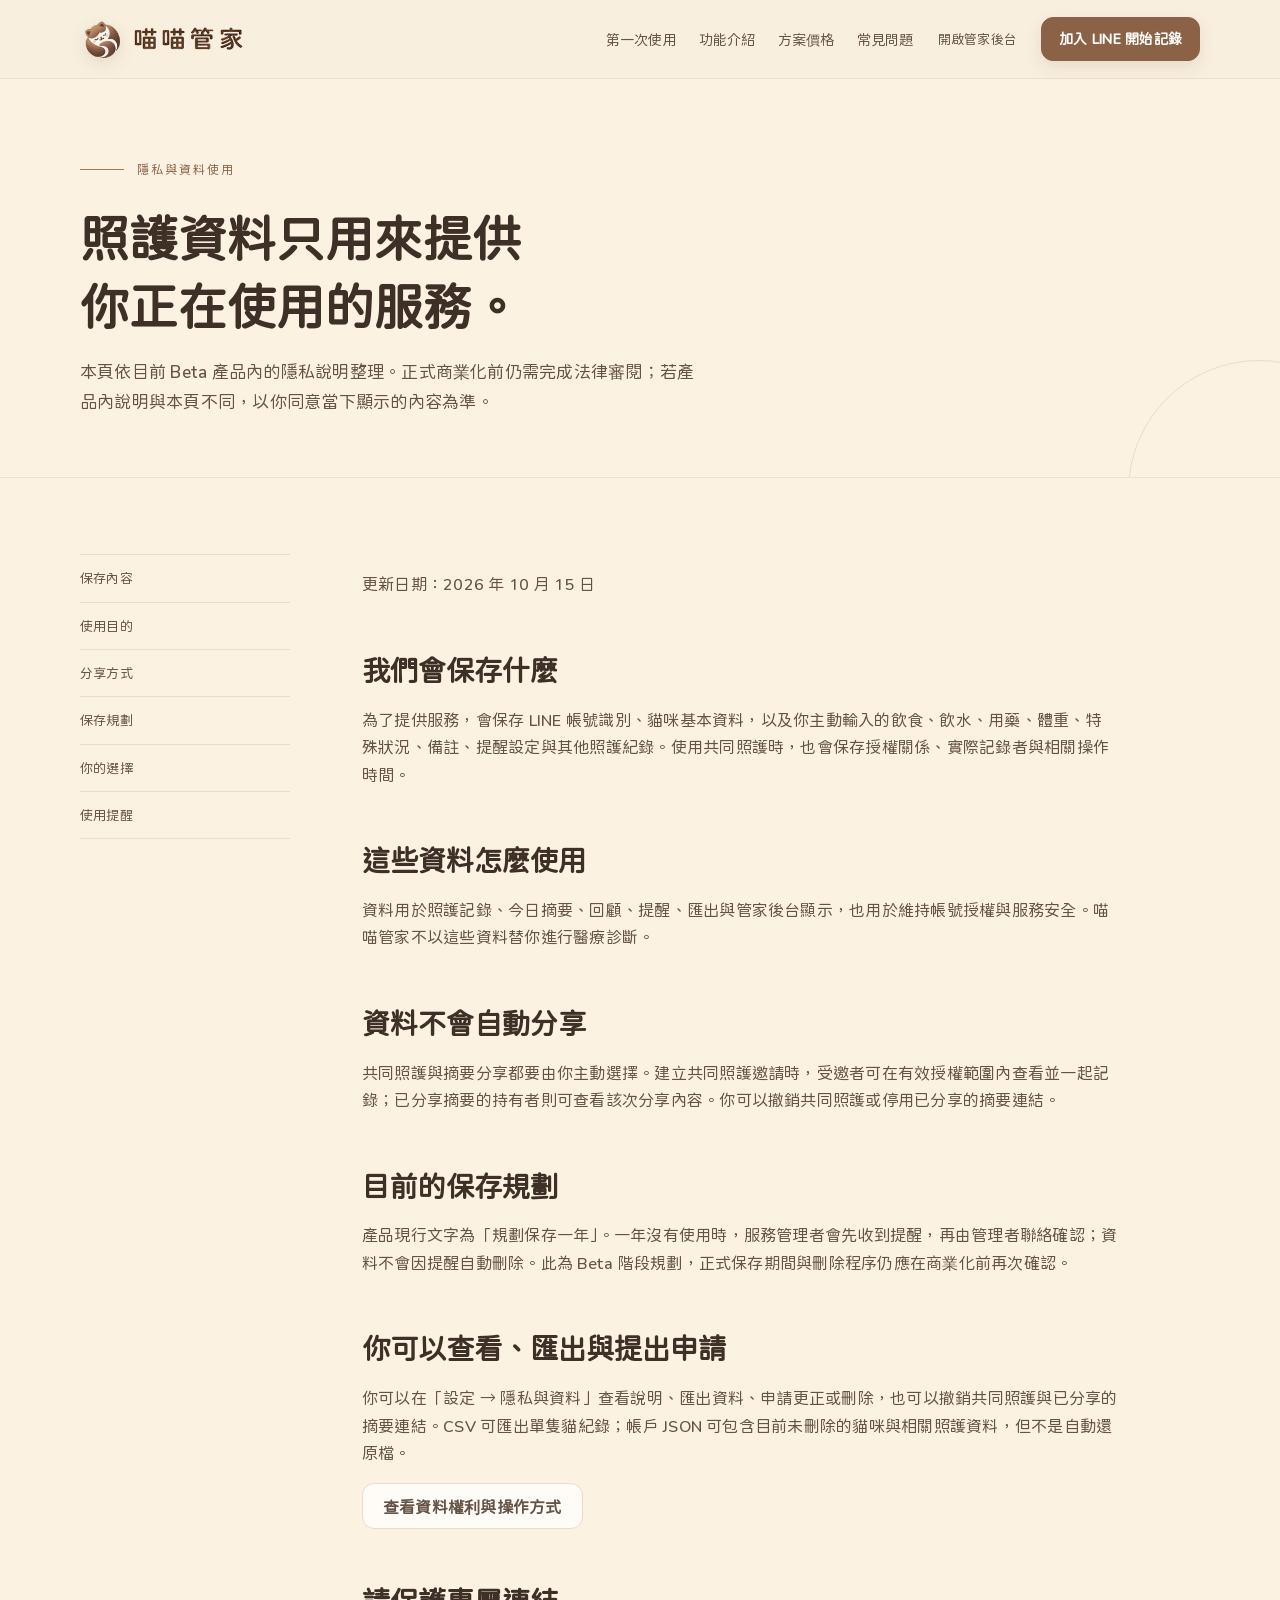
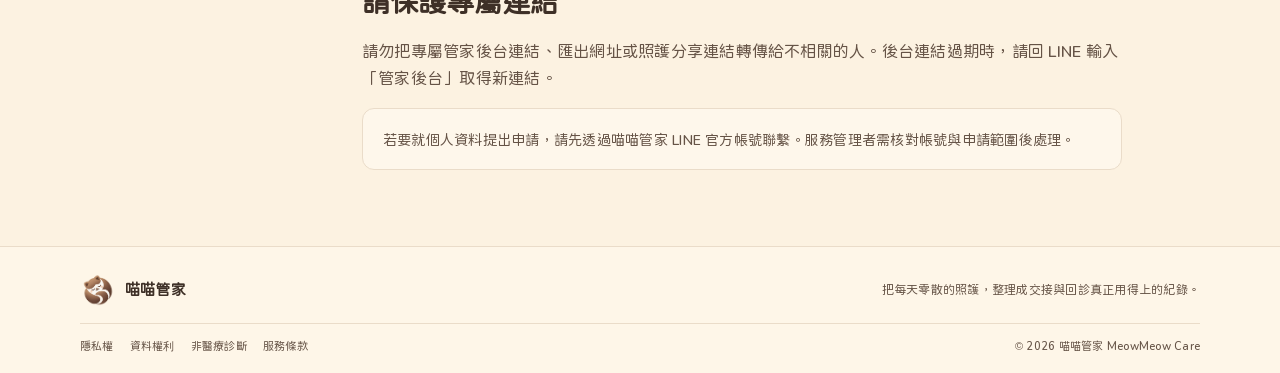
<file: privacy.html>
<!doctype html><html lang="zh-Hant"><head><meta charset="utf-8"><meta name="viewport" content="width=device-width,initial-scale=1"><meta name="description" content="喵喵管家 Beta 隱私與資料使用說明。"><title>隱私與資料使用說明｜喵喵管家</title><link rel="stylesheet" href="assets/site.css?v=20261018-faq-pricing-layout-v1"></head><body><div data-site-header></div><main id="main"><header class="page-hero"><div class="container"><div class="eyebrow">隱私與資料使用</div><h1>照護資料只用來提供<br>你正在使用的服務。</h1><p class="lead">本頁依目前 Beta 產品內的隱私說明整理。正式商業化前仍需完成法律審閱；若產品內說明與本頁不同，以你同意當下顯示的內容為準。</p></div></header><section class="section"><div class="container content-grid"><nav class="toc"><a href="#collect">保存內容</a><a href="#purpose">使用目的</a><a href="#share">分享方式</a><a href="#retention">保存規劃</a><a href="#rights">你的選擇</a><a href="#security">使用提醒</a></nav><article class="prose"><p class="muted">更新日期：2026 年 10 月 15 日</p><h2 id="collect">我們會保存什麼</h2><p>為了提供服務，會保存 LINE 帳號識別、貓咪基本資料，以及你主動輸入的飲食、飲水、用藥、體重、特殊狀況、備註、提醒設定與其他照護紀錄。使用共同照護時，也會保存授權關係、實際記錄者與相關操作時間。</p><h2 id="purpose">這些資料怎麼使用</h2><p>資料用於照護記錄、今日摘要、回顧、提醒、匯出與管家後台顯示，也用於維持帳號授權與服務安全。喵喵管家不以這些資料替你進行醫療診斷。</p><h2 id="share">資料不會自動分享</h2><p>共同照護與摘要分享都要由你主動選擇。建立共同照護邀請時，受邀者可在有效授權範圍內查看並一起記錄；已分享摘要的持有者則可查看該次分享內容。你可以撤銷共同照護或停用已分享的摘要連結。</p><h2 id="retention">目前的保存規劃</h2><p>產品現行文字為「規劃保存一年」。一年沒有使用時，服務管理者會先收到提醒，再由管理者聯絡確認；資料不會因提醒自動刪除。此為 Beta 階段規劃，正式保存期間與刪除程序仍應在商業化前再次確認。</p><h2 id="rights">你可以查看、匯出與提出申請</h2><p>你可以在「設定 → 隱私與資料」查看說明、匯出資料、申請更正或刪除，也可以撤銷共同照護與已分享的摘要連結。CSV 可匯出單隻貓紀錄；帳戶 JSON 可包含目前未刪除的貓咪與相關照護資料，但不是自動還原檔。</p><p><a class="button" href="data-rights.html">查看資料權利與操作方式</a></p><h2 id="security">請保護專屬連結</h2><p>請勿把專屬管家後台連結、匯出網址或照護分享連結轉傳給不相關的人。後台連結過期時，請回 LINE 輸入「管家後台」取得新連結。</p><div class="notice">若要就個人資料提出申請，請先透過喵喵管家 LINE 官方帳號聯繫。服務管理者需核對帳號與申請範圍後處理。</div></article></div></section></main><div data-site-footer></div><script src="assets/site.js?v=20261018-paidshared"></script></body></html>
</file>
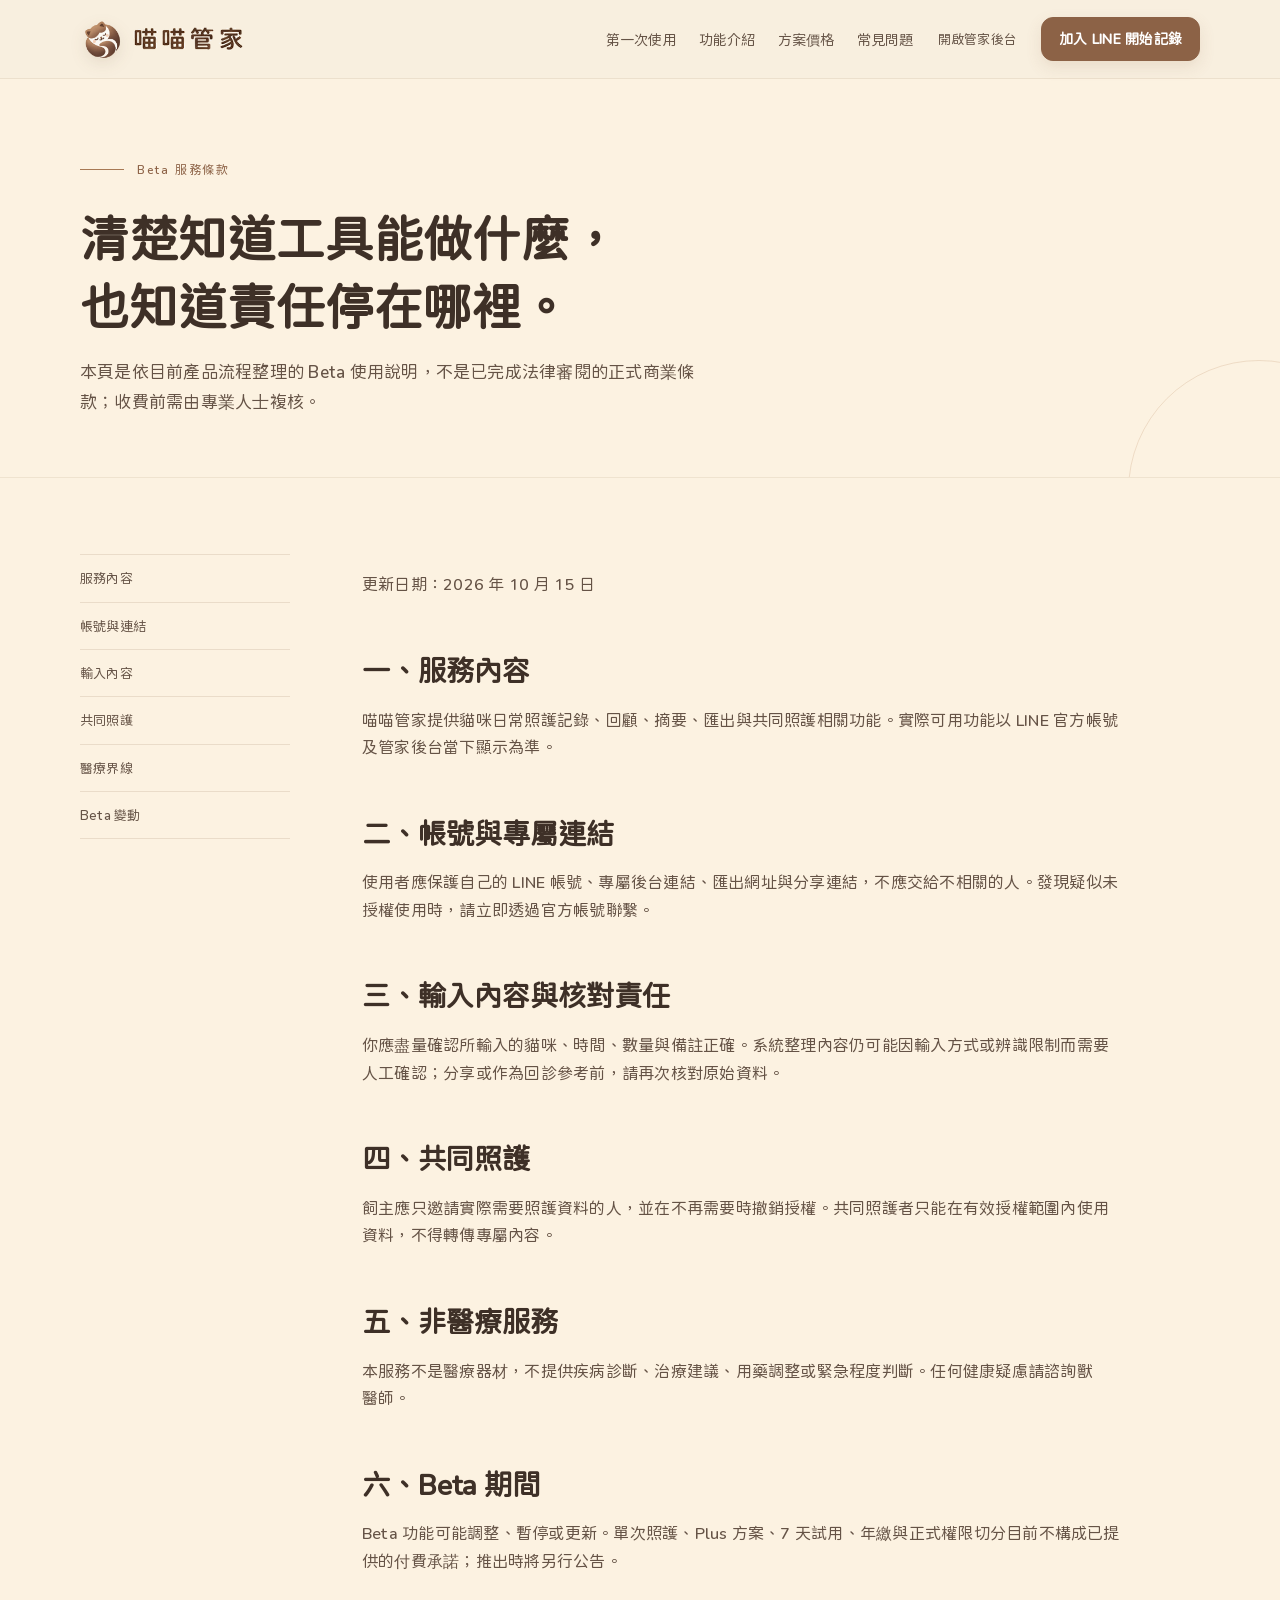
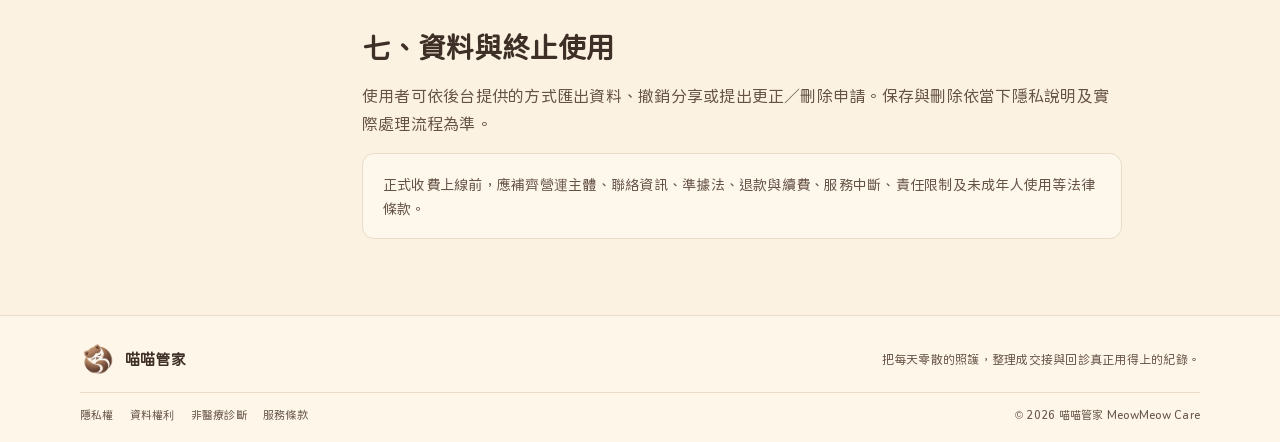
<file: terms.html>
<!doctype html><html lang="zh-Hant"><head><meta charset="utf-8"><meta name="viewport" content="width=device-width,initial-scale=1"><meta name="description" content="喵喵管家 Beta 服務使用條款與產品界線。"><title>服務條款｜喵喵管家</title><link rel="stylesheet" href="assets/site.css?v=20261018-faq-pricing-layout-v1"></head><body><div data-site-header></div><main id="main"><header class="page-hero"><div class="container"><div class="eyebrow">Beta 服務條款</div><h1>清楚知道工具能做什麼，<br>也知道責任停在哪裡。</h1><p class="lead">本頁是依目前產品流程整理的 Beta 使用說明，不是已完成法律審閱的正式商業條款；收費前需由專業人士複核。</p></div></header><section class="section"><div class="container content-grid"><nav class="toc"><a href="#service">服務內容</a><a href="#account">帳號與連結</a><a href="#content">輸入內容</a><a href="#care">共同照護</a><a href="#medical">醫療界線</a><a href="#beta">Beta 變動</a></nav><article class="prose"><p class="muted">更新日期：2026 年 10 月 15 日</p><h2 id="service">一、服務內容</h2><p>喵喵管家提供貓咪日常照護記錄、回顧、摘要、匯出與共同照護相關功能。實際可用功能以 LINE 官方帳號及管家後台當下顯示為準。</p><h2 id="account">二、帳號與專屬連結</h2><p>使用者應保護自己的 LINE 帳號、專屬後台連結、匯出網址與分享連結，不應交給不相關的人。發現疑似未授權使用時，請立即透過官方帳號聯繫。</p><h2 id="content">三、輸入內容與核對責任</h2><p>你應盡量確認所輸入的貓咪、時間、數量與備註正確。系統整理內容仍可能因輸入方式或辨識限制而需要人工確認；分享或作為回診參考前，請再次核對原始資料。</p><h2 id="care">四、共同照護</h2><p>飼主應只邀請實際需要照護資料的人，並在不再需要時撤銷授權。共同照護者只能在有效授權範圍內使用資料，不得轉傳專屬內容。</p><h2 id="medical">五、非醫療服務</h2><p>本服務不是醫療器材，不提供疾病診斷、治療建議、用藥調整或緊急程度判斷。任何健康疑慮請諮詢獸醫師。</p><h2 id="beta">六、Beta 期間</h2><p>Beta 功能可能調整、暫停或更新。單次照護、Plus 方案、7 天試用、年繳與正式權限切分目前不構成已提供的付費承諾；推出時將另行公告。</p><h2>七、資料與終止使用</h2><p>使用者可依後台提供的方式匯出資料、撤銷分享或提出更正／刪除申請。保存與刪除依當下隱私說明及實際處理流程為準。</p><div class="notice">正式收費上線前，應補齊營運主體、聯絡資訊、準據法、退款與續費、服務中斷、責任限制及未成年人使用等法律條款。</div></article></div></section></main><div data-site-footer></div><script src="assets/site.js?v=20261018-paidshared"></script></body></html>
</file>
<file: assets/site.css>
@font-face{font-family:"Chiron GoRound TC";src:url("chiron-go-round-tc-400-subset.woff2") format("woff2");font-display:swap}
@font-face{font-family:"jf-openhuninn";src:url("jf-openhuninn-subset.woff2") format("woff2");font-display:swap}

:root{
  --sand:#fcf2e1;--paper:#fffcf7;--paper-deep:#f8eedd;--ink:#3e3027;--ink-soft:#655346;
  --caramel:#a77954;--caramel-dark:#8c6246;--line:#eadcc9;--line-soft:rgba(140,98,70,.11);
  --green:#708461;--green-soft:#e8eee2;--shadow-soft:0 2px 8px rgba(105,72,50,.05);
  --shadow-paper:0 3px 12px rgba(105,72,50,.07);--radius:16px;--radius-small:12px;--content:1120px;
  --font:"Chiron GoRound TC","jf-openhuninn","Noto Sans TC","PingFang TC","Microsoft JhengHei",sans-serif;
  --ease:cubic-bezier(.4,0,.2,1);--ease-enter:cubic-bezier(.16,1,.3,1);--quick:180ms;--standard:480ms;--slow:760ms;
}
*{box-sizing:border-box}html{scroll-behavior:smooth;scroll-padding-top:96px}
body{margin:0;overflow-x:hidden;background:var(--sand);color:var(--ink);font-family:var(--font);font-size:16px;line-height:1.72;letter-spacing:.015em;-webkit-text-size-adjust:100%;text-size-adjust:100%}
img{display:block;max-width:100%}a{color:inherit;text-decoration:none}button{font:inherit;color:inherit}p{text-wrap:pretty}
.container{width:min(calc(100% - 64px),var(--content));margin-inline:auto}
.skip-link{position:fixed;left:32px;top:-70px;z-index:200;padding:10px 16px;border-radius:10px;background:var(--ink);color:#fff;transition:top var(--quick) var(--ease)}.skip-link:focus{top:18px}

/* Navigation */
.site-header{position:sticky;top:0;z-index:100;background:rgba(248,239,223,.94);border-bottom:1px solid var(--line-soft);backdrop-filter:blur(16px)}
.nav{min-height:78px;display:flex;align-items:center;gap:24px}.brand{display:flex;align-items:center;gap:8px;margin-right:auto}
.brand img:first-child{width:44px;height:44px;object-fit:contain;filter:drop-shadow(0 5px 8px rgba(90,56,37,.12))}.brand img:last-child{width:112px;height:auto}
.nav-links{display:flex;align-items:center;gap:22px;font-size:14px}.nav-links a,.nav-secondary{position:relative;padding:10px 0;color:var(--ink-soft)}
.nav-links a::after,.nav-secondary::after{content:"";position:absolute;right:0;bottom:5px;left:0;height:1px;background:var(--caramel-dark);transform:scaleX(0);transform-origin:right;transition:transform var(--standard) var(--ease-enter)}
.nav-links a:hover::after,.nav-links a[aria-current="page"]::after,.nav-secondary:hover::after{transform:scaleX(1);transform-origin:left}.nav-links a[aria-current="page"]{color:var(--ink)}
.nav-secondary{font-size:13px;white-space:nowrap}
.nav-cta,.button{min-height:46px;display:inline-flex;align-items:center;justify-content:center;gap:9px;padding:9px 20px;border:1px solid var(--line);border-radius:var(--radius-small);background:var(--paper);font-weight:600;line-height:1.4;cursor:pointer;transition:transform var(--quick) var(--ease),box-shadow var(--standard) var(--ease),background var(--quick) var(--ease),border-color var(--quick) var(--ease)}
.nav-cta,.button.primary{background:var(--caramel-dark);border-color:var(--caramel-dark);color:#fff;box-shadow:0 6px 16px rgba(140,98,70,.14)}.nav-cta{min-height:44px;padding:8px 17px;font-size:14px;white-space:nowrap}
.button:hover,.nav-cta:hover{transform:translateY(-2px);box-shadow:0 9px 22px rgba(140,98,70,.2)}.button:active,.nav-cta:active{transform:translateY(0) scale(.98);transition-duration:100ms}
.button.small{min-height:40px;padding:7px 15px;font-size:14px}.button.ghost{background:transparent}.menu-toggle{display:none;width:44px;height:44px;border:1px solid var(--line);border-radius:12px;background:var(--paper);font-size:21px;line-height:1}

/* Typography */
h1,h2,h3{margin-top:0;font-family:var(--font);font-weight:600;color:var(--ink);text-wrap:balance}h1{font-size:clamp(40px,4.8vw,64px);line-height:1.32;letter-spacing:0;margin-bottom:24px}
h2{font-size:clamp(27px,3vw,38px);line-height:1.4;letter-spacing:0;margin-bottom:16px}h3{font-size:18px;line-height:1.5;margin-bottom:9px}
.lead{max-width:37em;font-size:17px;line-height:1.75;color:var(--ink-soft)}.muted{color:var(--ink-soft)}
.eyebrow,.a-index,.a-kicker,.section-index{display:flex;align-items:center;gap:13px;color:var(--caramel-dark);font-size:12px;letter-spacing:.16em}.eyebrow::before,.a-index::before{content:"";width:44px;height:1px;background:var(--caramel)}

/* Home: one quiet cover and four page doors */
.a-hero{position:relative;isolation:isolate;overflow:hidden}
.a-hero-grid{min-height:calc(100svh - 78px);display:grid;grid-template-columns:minmax(0,1fr) minmax(340px,.72fr);gap:84px;align-items:center;padding:64px 0 72px}
.a-hero-copy{max-width:620px;padding-bottom:14px}.a-index{margin-bottom:31px}.a-hero h1{max-width:650px;margin-bottom:22px}.a-hero h1 span{display:block;color:var(--caramel-dark)}
.a-hero .lead{max-width:30em;margin:0;font-size:17px}.hero-actions{display:flex;gap:12px;flex-wrap:wrap;margin-top:31px}
.hero-illustration{position:relative;width:min(100%,470px);aspect-ratio:520/450;margin:0 0 0 auto;isolation:isolate}
.hero-illustration-art{position:absolute;inset:0;width:100%;height:100%;overflow:visible}
.hero-page{transform-origin:58% 52%;opacity:1}
.hero-sheet{fill:var(--paper);stroke:var(--line);stroke-width:1.5}
.hero-fold{fill:var(--paper-deep);stroke:var(--line);stroke-width:1.5;stroke-linejoin:round}
.hero-pin{fill:var(--caramel)}.hero-label{fill:var(--ink);font:600 18px var(--font);letter-spacing:.04em}
.hero-rule,.hero-bottom-rule{fill:none;stroke:var(--line);stroke-width:1.2}
.hero-entry-title{fill:var(--ink-soft);font:500 15px var(--font);letter-spacing:.04em}
.hero-icon{fill:none;stroke:var(--caramel-dark);stroke-width:2.3;stroke-linecap:round;stroke-linejoin:round}
.hero-entry-line{fill:none;stroke:var(--line);stroke-width:2;stroke-linecap:round}
.hero-check{fill:none;stroke:var(--green);stroke-width:2.4;stroke-linecap:round;stroke-linejoin:round;stroke-dasharray:22;stroke-dashoffset:0}
.hero-paw-dot{fill:var(--caramel)}.hero-paw-line{fill:none;stroke:var(--line);stroke-width:2;stroke-linecap:round}
.hero-mascot{position:absolute;z-index:1;left:0;bottom:2%;width:48%;height:auto;filter:drop-shadow(0 8px 9px rgba(90,56,37,.08));transform-origin:50% 84%}
.hero-illustration.is-active .hero-mascot{animation:mascotSettle 760ms var(--ease-enter) both,mascotRest 6.2s ease-in-out 900ms infinite}
.hero-illustration.has-entered .hero-page{animation:pageArrival 720ms var(--ease-enter) both}
.hero-illustration.is-active .hero-entry:not(.hero-entry-water):not(.hero-entry-medicine) .hero-check{animation:checkDraw 420ms var(--ease-enter) 500ms both}
.hero-illustration.is-active .hero-entry-water .hero-check{animation:checkDraw 420ms var(--ease-enter) 680ms both}
.hero-illustration.is-active .hero-entry-medicine .hero-check{animation:checkDraw 420ms var(--ease-enter) 860ms both}
.home-directory{border-top:1px solid var(--line);border-bottom:1px solid var(--line)}.home-directory .container{display:grid;grid-template-columns:repeat(3,1fr)}
.home-directory a{position:relative;min-height:92px;display:flex;align-items:center;justify-content:space-between;gap:16px;padding:20px 26px;border-right:1px solid var(--line);font-size:16px;overflow:hidden;transition:background var(--standard) var(--ease),color var(--quick) var(--ease)}
.home-directory a:first-child{border-left:1px solid var(--line)}.home-directory a::before{content:"";position:absolute;inset:auto 0 0;height:3px;background:var(--caramel);transform:scaleX(0);transform-origin:left;transition:transform var(--standard) var(--ease-enter)}
.home-directory a:hover{background:rgba(255,250,240,.58)}.home-directory a:hover::before{transform:scaleX(1)}.home-directory b{font-size:18px;font-weight:400;color:var(--caramel-dark);transition:transform var(--standard) var(--ease-enter)}.home-directory a:hover b{transform:translateX(5px)}

/* Shared page structure */
.page-hero{position:relative;padding:80px 0 62px;border-bottom:1px solid var(--line-soft);overflow:hidden}.page-hero::after{content:"";position:absolute;width:260px;height:260px;border:1px solid rgba(185,135,96,.22);border-radius:50%;right:-110px;bottom:-145px}
.page-hero-grid{display:grid;grid-template-columns:minmax(0,1fr) minmax(290px,.55fr);gap:70px;align-items:center}.page-hero h1{font-size:clamp(38px,4.4vw,58px);margin-top:22px;margin-bottom:18px}.page-hero .lead{margin:0;font-size:17px}
.page-hero-visual,.onboarding-image{max-height:560px;width:100%;object-fit:contain;border:9px solid var(--paper);border-radius:22px;box-shadow:var(--shadow-soft)}
.section{padding:76px 0;border-bottom:0}.section.soft{background:rgba(255,250,240,.48)}
.section-head{display:grid;grid-template-columns:145px 1fr;gap:48px;margin-bottom:46px}.section-head h2{margin-bottom:12px}.section-intro{max-width:42em;color:var(--ink-soft)}
.content-grid{display:grid;grid-template-columns:210px minmax(0,760px);gap:72px;align-items:start}.toc{position:sticky;top:106px;border-top:1px solid var(--line)}
.toc a{display:block;padding:12px 0;border-bottom:1px solid var(--line);font-size:13px;color:var(--ink-soft);transition:padding-left var(--quick) var(--ease),color var(--quick) var(--ease)}.toc a:hover{padding-left:5px;color:var(--ink)}
.prose{max-width:760px;overflow-wrap:anywhere}.prose h2{font-size:26px;margin-top:56px;margin-bottom:15px}.prose h2:first-child{margin-top:0}.prose h3{font-size:18px;margin-top:30px}
.prose p,.prose li{color:var(--ink-soft)}.prose li{margin-bottom:8px}.prose table{width:100%;border-collapse:collapse;margin:26px 0;font-size:14px}.prose th,.prose td{padding:13px 10px;border-bottom:1px solid var(--line);text-align:left;vertical-align:top}.prose th{font-weight:600;color:var(--caramel-dark)}
.quote{margin:32px 0;padding:7px 0 7px 20px;border-left:2px solid var(--caramel);font-size:23px;line-height:1.75;color:var(--ink)!important}
.notice{padding:18px 20px;border:1px solid var(--line);border-radius:var(--radius-small);background:rgba(255,250,240,.72);color:var(--ink-soft);font-size:14px}

/* Components */
.feature-list,.real-ui-grid{display:grid;grid-template-columns:repeat(3,1fr);gap:18px}.feature-item,.real-ui-card,.price-card,.step-card{position:relative;padding:24px;border:1px solid var(--line);border-radius:var(--radius);background:rgba(255,250,240,.72);transition:transform var(--standard) var(--ease-enter),box-shadow var(--standard) var(--ease),background var(--quick) var(--ease)}
.feature-item:hover,.real-ui-card:hover,.price-card:hover{transform:translateY(-5px);background:var(--paper);box-shadow:var(--shadow-soft)}.feature-item img{width:66px;height:66px;margin-bottom:20px;border-radius:14px}.feature-item p,.real-ui-card p{margin-bottom:0;font-size:14px;color:var(--ink-soft)}
.real-ui-card img{width:100%;aspect-ratio:430/760;object-fit:cover;object-position:top;border-radius:12px}.real-ui-card h3{margin:18px 5px 4px}.real-ui-card p{margin:0 5px}
.steps{display:grid;gap:16px}.step-card{display:grid;grid-template-columns:54px 1fr;gap:18px}.step-card h2{margin:0 0 9px;font-size:21px}.step-card p{margin-top:0}.step-no{font-size:23px;color:var(--caramel-dark)}
.message-chip{display:inline-block;margin:7px 3px 20px 0;padding:8px 14px;border-radius:15px 15px 5px 15px;background:#dce8d3;color:#415938}
.status{display:inline-flex;padding:4px 10px;border-radius:999px;background:var(--green-soft);color:var(--green);font-size:12px}.status.planned{background:var(--paper-deep);color:var(--caramel-dark)}
.pricing-grid{display:grid;grid-template-columns:1fr 1fr;gap:22px}.price-card.featured{border:2px solid var(--caramel-dark);background:var(--paper)}.price-card h2{margin-top:20px}.price{margin:20px 0;font-size:40px;line-height:1.25}.price small{font-size:15px;color:var(--ink-soft)}
.check-list{list-style:none;padding:0}.check-list li{position:relative;padding:8px 0 8px 27px;color:var(--ink-soft)}.check-list li::before{content:"✓";position:absolute;left:0;color:var(--green)}
details{border-bottom:1px solid var(--line);padding:18px 0}summary{display:flex;justify-content:space-between;gap:20px;cursor:pointer;list-style:none;font-size:17px}summary::-webkit-details-marker{display:none}summary::after{content:"＋";color:var(--caramel-dark);transition:transform var(--standard) var(--ease)}details[open] summary::after{transform:rotate(45deg)}details p{max-width:52em;color:var(--ink-soft)}
.trust-grid,.audience-grid,.onboarding-layout{display:grid;grid-template-columns:.9fr 1.1fr;gap:70px;align-items:center}
.final-cta{position:relative;padding:68px 0;text-align:center;border-top:1px solid var(--line-soft);overflow:hidden}.final-cta::before{content:"";position:absolute;width:210px;height:210px;left:-110px;top:-125px;border:1px solid rgba(185,135,96,.22);border-radius:50%}.final-cta .mascot{width:92px;margin:0 auto 20px}.final-cta h2{font-size:clamp(28px,3.4vw,42px)}.final-cta p{max-width:38em;margin:0 auto 26px;color:var(--ink-soft)}

/* Existing content structures */
.journey{display:grid;grid-template-columns:1fr 58px 1fr 58px 1fr;align-items:stretch}.journey-card{padding:28px;border:1px solid var(--line);border-radius:var(--radius);background:var(--paper)}.journey-arrow{display:grid;place-items:center;color:var(--caramel-dark)}.journey-arrow::before{content:"→"}
.scene-grid{display:grid;grid-template-columns:repeat(3,1fr);border-block:1px solid var(--line)}.scene{padding:34px}.scene+.scene{border-left:1px solid var(--line)}.scene img{width:66px;height:66px;margin-bottom:22px;border-radius:14px}
.trust-points{display:grid;grid-template-columns:1fr 1fr;border-top:1px solid var(--line)}.trust-point{padding:22px;border-bottom:1px solid var(--line)}.trust-point:nth-child(odd){border-right:1px solid var(--line)}
.audience-item{display:grid;grid-template-columns:38px 1fr;gap:16px;padding:19px 0;border-bottom:1px solid var(--line)}.audience-visual{min-height:470px;display:grid;place-items:center;padding:40px;border:1px solid var(--line);border-radius:180px 180px 22px 22px;background:var(--paper)}.audience-visual img{width:76%;border-radius:16px;box-shadow:var(--shadow-soft)}.onboarding-copy{position:sticky;top:112px}

/* Family care: structured like the product's rich menu */
.care-section{padding-top:38px}.care-jump{display:grid;grid-template-columns:repeat(3,1fr);margin-bottom:80px;border:1px solid var(--line);border-radius:16px;overflow:hidden;background:var(--paper)}
.care-jump a{display:flex;align-items:center;justify-content:center;gap:13px;min-height:72px;padding:15px;border-right:1px solid var(--line);transition:background var(--quick) var(--ease)}.care-jump a:last-child{border-right:0}.care-jump a:hover{background:var(--paper-deep)}.care-jump span{color:var(--caramel-dark);font-size:11px;letter-spacing:.14em}
.care-story{display:grid;grid-template-columns:.82fr 1.18fr;gap:72px;align-items:start;padding-bottom:88px}.care-story-copy{position:sticky;top:112px}.care-story h2,.permission-heading h2,.single-care h2{margin:18px 0;font-size:clamp(28px,3.2vw,40px)}.care-story-copy p,.permission-heading p,.single-care-copy>p{color:var(--ink-soft)}
.care-note-grid{display:grid;grid-template-columns:1fr 1fr;border:1px solid var(--line);border-radius:16px;overflow:hidden;background:var(--paper)}.care-note{min-height:224px;padding:28px}.care-note:nth-child(odd){border-right:1px solid var(--line)}.care-note:nth-child(-n+2){border-bottom:1px solid var(--line)}.care-note img{width:66px;height:66px;margin-bottom:18px;border-radius:12px}.care-note h3{font-size:17px;margin-bottom:7px}.care-note p{margin:0;color:var(--ink-soft);font-size:13px;line-height:1.7}
.permission-section{padding:88px 0;border-top:1px solid var(--line-soft)}.permission-heading{display:grid;grid-template-columns:1fr .82fr;gap:60px;align-items:end;margin-bottom:34px}.permission-heading p{margin:0 0 21px}
.permission-table-wrap{overflow:hidden;border:1px solid var(--line);border-radius:16px;background:var(--paper)}.permission-menu{width:100%;border-collapse:separate;border-spacing:0;table-layout:fixed}.permission-menu th,.permission-menu td{padding:20px 22px;border-right:1px solid var(--line);border-bottom:1px solid var(--line);text-align:left;vertical-align:middle}.permission-menu tr>*:last-child{border-right:0}.permission-menu tbody tr:last-child>*{border-bottom:0}.permission-menu thead th{height:72px;background:var(--paper-deep);color:var(--caramel-dark);font-weight:600}.permission-menu thead th:first-child{width:34%}.role-icon{display:inline-grid;place-items:center;width:31px;height:31px;margin-right:10px;border:1px solid var(--line);border-radius:10px;background:var(--paper);font-size:11px}
.permission-menu tbody th{display:flex;align-items:center;gap:16px;background:var(--paper);font-weight:400;line-height:1.55}.action-icon{display:grid;place-items:center;flex:0 0 43px;width:43px;height:43px;border:1px solid var(--line);border-radius:12px;background:var(--paper-deep);color:var(--caramel-dark);font-size:11px;letter-spacing:.08em}.permission-menu td b,.permission-menu td small{display:block}.permission-menu td b{font-size:15px;font-weight:600;color:var(--green)}.permission-menu td small{margin-top:2px;color:var(--ink-soft);font-size:11px}.permission-menu td .limited{color:var(--ink-soft)}.permission-menu td .conditional{color:var(--caramel-dark)}
.single-care{display:grid;grid-template-columns:1fr minmax(280px,.7fr);gap:72px;align-items:center;padding:88px 0 22px;border-top:1px solid var(--line-soft)}.single-care .status{margin-top:22px}.single-care-visual{width:min(100%,390px);max-height:580px;justify-self:end;object-fit:contain;border:6px solid var(--paper);border-radius:16px;box-shadow:var(--shadow-soft)}.single-care .notice{margin-top:26px}

/* Footer */
.site-footer{padding:52px 0 26px;border-top:1px solid var(--line);background:rgba(255,250,240,.58)}.footer-grid{display:grid;grid-template-columns:1.45fr repeat(3,1fr);gap:42px}.footer-brand{display:flex;align-items:center;gap:10px;margin-bottom:13px}.footer-brand img{width:46px}.footer-brand strong{font-weight:600}.footer-grid>div:first-child p{max-width:300px;font-size:14px}.footer-col h3{font-size:14px;font-weight:600}.footer-col a{display:block;margin:7px 0;font-size:13px;color:var(--ink-soft)}.footer-col a:hover{color:var(--caramel-dark)}.footer-bottom{display:flex;justify-content:space-between;gap:20px;margin-top:36px;padding-top:18px;border-top:1px solid var(--line);font-size:11px;color:var(--ink-soft)}

/* Motion identity: calm-premium, with one gentle playful accent */
.js-ready .motion-copy>*{opacity:0;transform:translateY(18px);animation:copyEnter var(--slow) var(--ease-enter) forwards}.js-ready .motion-copy>*:nth-child(2){animation-delay:80ms}.js-ready .motion-copy>*:nth-child(3){animation-delay:150ms}.js-ready .motion-copy>*:nth-child(4){animation-delay:220ms}
.js-ready .brand img:first-child{animation:mascotBreathe 4.8s ease-in-out infinite}
.motion-reveal{opacity:0;transform:translateY(18px) scale(.99);transition:opacity var(--slow) var(--ease-enter),transform var(--slow) var(--ease-enter)}.motion-reveal.is-visible{opacity:1;transform:none}.motion-group>*{transition-delay:calc(var(--motion-index,0) * 55ms)}
details[open]>:not(summary){animation:detailEnter var(--standard) var(--ease-enter)}
@keyframes copyEnter{to{opacity:1;transform:none}}@keyframes pageArrival{from{opacity:.35;transform:translateY(14px) rotate(1.2deg)}to{opacity:1;transform:none}}
@keyframes mascotSettle{from{opacity:.8;transform:translateY(9px) scale(.985)}to{opacity:1;transform:none}}@keyframes mascotRest{0%,100%{transform:translateY(0)}50%{transform:translateY(-3px)}}
@keyframes checkDraw{from{stroke-dashoffset:22}to{stroke-dashoffset:0}}
@keyframes mascotBreathe{0%,100%{transform:translateY(0) rotate(0)}50%{transform:translateY(-2px) rotate(-1deg)}}@keyframes detailEnter{from{opacity:0;transform:translateY(-7px)}to{opacity:1;transform:none}}

@media(max-width:1020px){
  .nav-links{display:none}.menu-toggle{display:grid;place-items:center}.nav-links.open{position:absolute;top:78px;right:0;left:0;display:flex;align-items:stretch;flex-direction:column;gap:0;padding:12px 32px 24px;background:var(--paper);border-bottom:1px solid var(--line);box-shadow:var(--shadow-soft)}.nav-links.open a{min-height:48px;display:flex;align-items:center;border-bottom:1px solid var(--line)}.nav-links.open a::after{display:none}.nav-secondary{display:none}
  .a-hero-grid{grid-template-columns:1fr 380px;gap:50px}.page-hero-grid{gap:45px}.content-grid{grid-template-columns:170px minmax(0,1fr);gap:46px}.footer-grid{grid-template-columns:1.3fr repeat(3,1fr);gap:28px}
}
@media(max-width:760px){
  html{scroll-padding-top:82px}body{font-size:16px;line-height:1.65}.container{width:calc(100% - 64px)}.nav{min-height:70px}.brand img:first-child{width:38px;height:38px}.brand img:last-child{width:96px}.nav-cta{display:none}.nav-links.open{top:70px;padding-inline:32px}
  h1{font-size:30px;line-height:1.42}h2{font-size:23px}.lead{font-size:15px}.a-hero-grid{min-height:auto;grid-template-columns:1fr;gap:25px;padding:44px 0 58px}.a-hero-copy{padding:0}.a-index{margin-bottom:20px;font-size:12px;gap:10px}.a-index::before{width:30px}.a-hero h1{font-size:32px;line-height:1.4;letter-spacing:0;margin-bottom:17px}.a-hero .lead{font-size:15px;line-height:1.7}.hero-actions{display:flex;margin-top:23px}.hero-actions .button{width:auto;max-width:100%;padding-inline:21px;white-space:nowrap}
  .hero-illustration{width:min(100%,390px);margin-inline:auto}.hero-mascot{left:-8%;bottom:0;width:62%}
  .home-directory .container{grid-template-columns:1fr}.home-directory a{min-height:61px;padding:10px 2px;border-right:0;border-bottom:1px solid var(--line);font-size:15px}.home-directory a:first-child{border-left:0}.home-directory a:last-child{border-bottom:0}
  .page-hero{padding:40px 0 34px}.page-hero-grid{grid-template-columns:1fr;gap:28px}.page-hero h1{font-size:28px;line-height:1.45;margin-top:16px}.page-hero .lead{font-size:15px}.page-hero-visual,.onboarding-image{max-height:420px;width:auto;max-width:100%;margin-inline:auto;border-width:5px;border-radius:14px}
  .section{padding:46px 0}.section-head,.content-grid{grid-template-columns:1fr;gap:12px}.toc{display:none}.prose h2{margin-top:40px;font-size:22px}.prose h3{font-size:17px}.prose table{display:block;max-width:100%;overflow-x:auto;-webkit-overflow-scrolling:touch;font-size:13px}.quote{font-size:19px}
  .feature-list,.real-ui-grid,.pricing-grid{grid-template-columns:1fr;gap:14px}.feature-item,.real-ui-card,.price-card{padding:20px}.feature-item{display:grid;grid-template-columns:60px 1fr;gap:0 16px;align-items:center}.feature-item img{grid-row:1/3;width:58px;height:58px;margin:0}.feature-item h3,.feature-item p{grid-column:2;margin-top:0}.feature-item p{margin-bottom:0}
  .step-card{grid-template-columns:40px 1fr;padding:18px 16px;gap:12px}.step-card h2{font-size:18px}.step-no{font-size:19px}.trust-grid,.audience-grid,.onboarding-layout{grid-template-columns:1fr;gap:34px}.onboarding-copy{position:static}
  .journey{grid-template-columns:1fr}.journey-arrow{height:46px}.journey-arrow::before{content:"↓"}.scene-grid{grid-template-columns:1fr}.scene+.scene{border-left:0;border-top:1px solid var(--line)}.trust-points{grid-template-columns:1fr}.trust-point:nth-child(odd){border-right:0}
  .care-section{padding-top:26px}.care-jump{margin-bottom:54px;border-radius:14px}.care-jump a{min-height:58px;flex-direction:column;gap:0;padding:8px 4px;font-size:12px}.care-jump span{font-size:9px}.care-story{grid-template-columns:1fr;gap:26px;padding-bottom:58px}.care-story-copy{position:static}.care-story h2,.permission-heading h2,.single-care h2{font-size:24px;line-height:1.5}.care-note-grid{border-radius:14px}.care-note{min-height:196px;padding:20px 16px}.care-note img{width:54px;height:54px;margin-bottom:14px}.care-note h3{font-size:16px}.care-note p{font-size:12px}.permission-section{padding:58px 0}.permission-heading{grid-template-columns:1fr;gap:0;margin-bottom:24px}.permission-heading p{margin:0}.permission-table-wrap{border:0;border-radius:0;background:transparent;overflow:visible}.permission-menu,.permission-menu tbody{display:block}.permission-menu thead{position:absolute;width:1px;height:1px;overflow:hidden;clip:rect(0 0 0 0)}.permission-menu tr{display:grid;grid-template-columns:1fr 1fr;margin-bottom:16px;border:1px solid var(--line);border-radius:14px;overflow:hidden;background:var(--paper)}.permission-menu th,.permission-menu td{border:0!important}.permission-menu tbody th{grid-column:1/-1;min-height:74px;padding:14px 16px;border-bottom:1px solid var(--line)!important;background:var(--paper-deep);font-size:15px}.permission-menu tbody th br{display:none}.permission-menu td{padding:16px;min-height:76px}.permission-menu td+td{border-left:1px solid var(--line)!important}.permission-menu td::before{display:block;margin-bottom:5px;color:var(--caramel-dark);font-size:10px;font-weight:600;letter-spacing:.08em}.permission-menu td:nth-child(2)::before{content:"飼主"}.permission-menu td:nth-child(3)::before{content:"共同照護者"}.permission-menu td b{font-size:14px}.permission-menu td small{font-size:10px;line-height:1.5}.single-care{grid-template-columns:1fr;gap:28px;padding:58px 0 4px}.single-care-visual{width:min(92%,340px);justify-self:center;border-width:5px;border-radius:14px}
  .final-cta{padding:48px 0}.final-cta .mascot{width:72px}.site-footer{padding:34px 0 20px}.footer-grid{grid-template-columns:1fr 1fr;gap:22px 20px}.footer-grid>div:first-child{grid-column:1/-1;padding-bottom:18px;border-bottom:1px solid var(--line)}.footer-brand{margin-bottom:8px}.footer-brand img{width:38px}.footer-grid>div:first-child p{max-width:25em;margin:0;font-size:12px;line-height:1.65}.footer-col h3{margin:0 0 8px;font-size:13px}.footer-col a{min-height:28px;display:flex;align-items:center;margin:2px 0;font-size:12px}.footer-col:last-child{grid-column:1/-1;display:grid;grid-template-columns:1fr 1fr;gap:0 18px;padding-top:18px;border-top:1px solid var(--line)}.footer-col:last-child h3{grid-column:1/-1}.footer-bottom{margin-top:24px;padding-top:14px;flex-direction:column;gap:2px;font-size:10px}
}
@media(max-width:390px){.a-hero h1{font-size:30px}.hero-illustration{width:100%}.hero-mascot{width:60%}.hero-label{font-size:17px}.hero-entry-title{font-size:14px}.feature-item{grid-template-columns:54px 1fr;padding:17px}.feature-item img{width:52px;height:52px}.care-note{min-height:190px;padding:18px 14px}.care-note img{width:50px;height:50px}.care-note h3{font-size:15px}.permission-menu td{padding:14px 11px}.footer-grid{gap:20px 16px}}

/* Family care redesign: disclose plan status first, then use editorial rules and a compact matrix. */
.care-hero .page-hero-grid{grid-template-columns:minmax(0,1fr) minmax(260px,.52fr);gap:72px}
.care-hero-copy{max-width:650px}.care-hero h1{max-width:13em;font-size:clamp(36px,4.5vw,56px);line-height:1.38}
.care-plan-price{margin:26px 0 13px;padding-top:16px;border-top:1px solid var(--line);font-size:15px;font-weight:600;color:var(--caramel-dark)}.care-plan-price span{margin-left:12px;color:var(--ink)}
.care-hero .lead{max-width:34em;font-size:15px;line-height:1.75}
.care-overview-section{padding:100px 0;border-bottom:1px solid var(--line-soft)}.care-overview{display:grid;grid-template-columns:.78fr 1.22fr;gap:90px;align-items:start}
.care-overview-intro h2,.permission-heading h2,.single-care-copy h2{margin:0 0 18px;font-size:clamp(27px,3vw,38px);line-height:1.5}
.care-overview-intro p,.permission-heading p,.permission-footnote,.single-care-copy>p{max-width:36em;margin:0;color:var(--ink-soft);font-size:15px;line-height:1.8}
.care-principles{border-top:1px solid var(--line)}.care-principles>div{display:grid;grid-template-columns:minmax(150px,.65fr) 1fr;gap:28px;padding:20px 0;border-bottom:1px solid var(--line)}.care-principles h3{margin:0;font-size:16px;font-weight:600}.care-principles p{margin:0;color:var(--ink-soft);font-size:14px;line-height:1.7}
.care-permission-section{padding:92px 0 76px;border:0}.care-permission-section .permission-heading{grid-template-columns:1fr auto;gap:40px;align-items:end;margin-bottom:26px}.care-permission-section .permission-heading h2{margin:0;font-size:32px}.care-permission-section .permission-heading p{max-width:30em;margin:0 0 4px;font-size:13px}
.care-permission-section .permission-table-wrap{overflow:visible;border:0;border-top:1px solid var(--line-strong);border-bottom:1px solid var(--line-strong);border-radius:0;background:transparent}
.care-permission-section .permission-menu{border-collapse:collapse;table-layout:fixed}.care-permission-section .permission-menu thead th{height:auto;padding:15px 14px;background:transparent;color:var(--caramel-dark);font-size:13px}
.care-permission-section .permission-menu thead th:first-child{width:50%}.care-permission-section .permission-menu tbody th{display:table-cell;padding:16px 14px;background:transparent;font-size:14px;font-weight:400}
.care-permission-section .permission-menu th,.care-permission-section .permission-menu td{border:0;border-bottom:1px solid var(--line)!important;text-align:left;vertical-align:middle}
.care-permission-section .permission-menu tr:last-child>*{border-bottom:0!important}.care-permission-section .permission-menu td{padding:16px 14px;color:var(--ink);font-size:14px;line-height:1.55}
.care-permission-section .permission-footnote{max-width:none;margin-top:16px;font-size:12px}
.care-status-section{display:block;padding:30px 0 52px;border-top:1px solid var(--line-soft);border-bottom:0}
.single-care-inner{display:grid;grid-template-columns:1fr auto;gap:40px;align-items:center}.single-care-copy h2{font-size:20px;margin:0 0 5px}.single-care-copy>p{font-size:13px}.single-care-visual{width:112px;height:150px;object-fit:cover;object-position:top;border:1px solid var(--line);border-radius:8px;box-shadow:none}
.site-footer{padding:25px 0 18px;border-top:1px solid var(--line);background:rgba(255,250,240,.46)}.footer-grid{display:none}.footer-minimal{display:flex;align-items:center;justify-content:space-between;gap:24px}.footer-brand{margin:0}.footer-brand img{width:35px}.footer-brand strong{font-size:15px}.footer-minimal p{margin:0;color:var(--ink-soft);font-size:12px}.footer-bottom{align-items:center;margin-top:16px;padding-top:12px;font-size:11px}.footer-legal{display:flex;flex-wrap:wrap;gap:16px}.footer-legal a{color:var(--ink-soft)}.footer-legal a:hover{color:var(--caramel-dark)}
@media(max-width:760px){
  .care-hero .page-hero-grid{grid-template-columns:1fr;gap:24px}.care-hero h1{font-size:29px;line-height:1.48}.care-plan-price{margin-top:21px;padding-top:13px;font-size:14px}.care-plan-price span{display:block;margin:2px 0 0}.care-hero .lead{font-size:14px}
  .care-overview-section{padding:58px 0}.care-overview{grid-template-columns:1fr;gap:26px}.care-overview-intro h2{font-size:25px}.care-overview-intro p{font-size:14px}.care-principles>div{grid-template-columns:1fr;gap:3px;padding:15px 0}.care-principles h3{font-size:15px}.care-principles p{font-size:13px}
  .care-permission-section{padding:58px 0 46px}.care-permission-section .permission-heading{grid-template-columns:1fr;gap:5px;margin-bottom:18px}.care-permission-section .permission-heading h2{font-size:24px}.care-permission-section .permission-heading p{font-size:12px}
  .care-permission-section .permission-menu thead th{padding:11px 5px;font-size:11px;line-height:1.4}.care-permission-section .permission-menu thead th:first-child{width:46%}.care-permission-section .permission-menu th,.care-permission-section .permission-menu td{padding:13px 5px!important;font-size:12px;line-height:1.5;overflow-wrap:anywhere}.care-permission-section .permission-menu tbody th{font-size:12px}.care-permission-section .permission-footnote{font-size:11px;line-height:1.7}
  .care-status-section{padding:25px 0 36px}.single-care-inner{grid-template-columns:minmax(0,1fr) auto;gap:20px}.single-care-copy h2{font-size:17px}.single-care-copy>p{font-size:12px}.single-care-visual{width:72px;height:102px;border-radius:6px}
  .site-footer{padding:20px 0 14px}.footer-minimal{display:block}.footer-brand{margin-bottom:5px}.footer-brand img{width:32px}.footer-minimal p{max-width:none;font-size:11px}.footer-bottom{align-items:flex-start;margin-top:11px;padding-top:10px;gap:7px;font-size:10px}.footer-legal{gap:11px}
}
/* Keep the permission matrix a real table on narrow screens; don't turn each row into a card. */
@media(max-width:760px){
  .care-permission-section .permission-menu{display:table;width:100%;table-layout:fixed;border-collapse:collapse}
  .care-permission-section .permission-menu thead{position:static;width:auto;height:auto;overflow:visible;clip:auto;display:table-header-group}
  .care-permission-section .permission-menu tbody{display:table-row-group}
  .care-permission-section .permission-menu tr{display:table-row;margin:0;border:0;border-radius:0;overflow:visible;background:transparent}
  .care-permission-section .permission-menu th,.care-permission-section .permission-menu td{display:table-cell;min-height:0;border-radius:0;vertical-align:middle}
  .care-permission-section .permission-menu tbody th{grid-column:auto;background:transparent}
  .care-permission-section .permission-menu td::before{content:none!important;display:none}
}
@media(prefers-reduced-motion:reduce){html{scroll-behavior:auto}*,*::before,*::after{animation-duration:.01ms!important;animation-iteration-count:1!important;transition-duration:.01ms!important;scroll-behavior:auto!important}.motion-reveal,.js-ready .motion-copy>*{opacity:1;transform:none}.hero-page,.hero-mascot{opacity:1!important;transform:none!important}}

/* V2 home illustration: a soft product surface, not a sheet of paper. */
.hero-illustration{width:min(100%,490px);aspect-ratio:520/450;margin-inline:auto}
.hero-page{transform-origin:62% 50%;filter:drop-shadow(0 14px 22px rgba(105,72,50,.07))}
.hero-sheet{fill:var(--paper);stroke:rgba(167,121,84,.22);stroke-width:1.2}
.hero-card-accent{fill:var(--caramel)}
.hero-label{font:600 18px var(--font);letter-spacing:.035em;fill:var(--ink)}
.hero-date{font:500 12px var(--font);fill:var(--caramel-dark);letter-spacing:.06em}
.hero-rule{stroke:rgba(167,121,84,.22);stroke-width:1}
.hero-entry-mark{fill:var(--paper-deep)}
.hero-entry-title{font:500 15px var(--font);fill:var(--ink-soft)}
.hero-entry-note{font:400 12px var(--font);fill:var(--caramel-dark)}
.hero-entry-line{stroke:rgba(167,121,84,.18);stroke-width:1;stroke-linecap:round}
.hero-icon{stroke:var(--caramel-dark);stroke-width:1.7}
.hero-check{stroke:var(--green);stroke-width:2.25;stroke-linecap:round;stroke-linejoin:round;stroke-dasharray:22;stroke-dashoffset:0}
.hero-card-caption{font:400 12px var(--font);fill:#927863;letter-spacing:.035em}
.hero-mascot{left:-1%;bottom:4%;width:59%;filter:drop-shadow(0 10px 12px rgba(90,56,37,.1))}
.a-hero .button.primary{background:var(--caramel);border-color:var(--caramel);box-shadow:0 5px 13px rgba(140,98,70,.12)}
.hero-illustration.is-active .hero-page{animation:careCardEnter 680ms var(--ease-enter) both}
.hero-illustration.is-active .hero-entry:not(.hero-entry-water):not(.hero-entry-medicine) .hero-check{animation:checkDraw 380ms var(--ease-enter) 420ms both}
.hero-illustration.is-active .hero-entry-water .hero-check{animation:checkDraw 380ms var(--ease-enter) 580ms both}
.hero-illustration.is-active .hero-entry-medicine .hero-check{animation:checkDraw 380ms var(--ease-enter) 740ms both}
@keyframes careCardEnter{from{opacity:.55;transform:translateY(12px)}to{opacity:1;transform:none}}
@media(max-width:760px){.hero-illustration{width:min(100%,400px);margin-inline:auto}.hero-mascot{left:-3%;bottom:4%;width:58%}}
@media(max-width:390px){.hero-illustration{width:100%}.hero-mascot{width:57%}.hero-label{font-size:16px}.hero-entry-title{font-size:14px}}
@media(prefers-reduced-motion:reduce){.hero-illustration.is-active .hero-page{animation:none}}
.feature-status-note{max-width:760px;margin:34px auto 0;padding:15px 19px;font-size:13px;line-height:1.75}

/* Homepage headline and mascot spacing refinement */
@media(max-width:1020px){.container{width:min(calc(100% - 64px),var(--content))}}
@media(max-width:900px){.a-hero-grid{min-height:auto;grid-template-columns:1fr;gap:26px;padding:54px 0 40px}.a-hero-copy{max-width:680px}.hero-illustration{width:min(100%,470px)}}
.a-hero h1{white-space:nowrap}
.a-hero h1 span.headline-dot{display:inline;color:var(--caramel);font-size:.82em;margin-inline:.1em;vertical-align:.04em}
.hero-page{transform-origin:62% 50%}
.hero-mascot{left:-2%;bottom:1%;width:53%;height:auto;aspect-ratio:1;background:url("hero-cat-leaves-original-cutout.png") center/contain no-repeat;filter:drop-shadow(0 0 9px rgba(255,252,247,.9)) drop-shadow(0 0 22px rgba(199,156,111,.28)) drop-shadow(0 8px 10px rgba(90,56,37,.08))}
@media(max-width:760px){.container{width:calc(100% - 64px)}.a-hero-grid{padding:44px 0 15px}.a-hero h1{font-size:clamp(26px,6.9vw,28px);line-height:1.32}.hero-illustration{width:min(100%,420px);margin-bottom:clamp(-44px,-10vw,-32px)}.hero-mascot{left:-2%;bottom:1%;width:53%;height:auto}}
@media(max-width:390px){.a-hero h1{font-size:clamp(24px,7vw,27px)}}
@media(prefers-reduced-motion:reduce){.hero-mascot{opacity:1!important;transform:none!important}}
.hero-illustration.is-active .hero-mascot{animation:mascotSettle 760ms var(--ease-enter) both,heroMascotBreath 3.8s ease-in-out 760ms infinite}
@keyframes heroMascotBreath{0%,100%{transform:translateY(0) scale(1)}50%{transform:translateY(-2px) scale(1.018)}}
@media(prefers-reduced-motion:reduce){.hero-illustration.is-active .hero-mascot{animation:none!important;transform:none!important}}

/* Onboarding follows the rich-menu's pictorial language, with just enough copy to act. */
.tutorial-hero{padding:70px 0 48px}
.tutorial-hero h1{margin:0 0 12px;font-size:clamp(34px,4.2vw,48px);line-height:1.42}
.tutorial-hero .lead{margin:0 0 22px;font-size:15px}
.tutorial-section{padding:42px 0 72px}
.tutorial-layout{max-width:850px}
.illustrated-steps{position:relative;display:grid;gap:0;margin:0;padding:0;list-style:none}
.illustrated-step{position:relative;display:grid;grid-template-columns:136px minmax(0,1fr);align-items:center;gap:34px;min-height:150px;padding:22px 0}
.illustrated-step:not(:last-child)::before{content:"";position:absolute;left:59px;bottom:-13px;width:1px;height:30px;background:var(--line)}
.illustrated-step:not(:last-child)::after{content:"";position:absolute;left:55px;bottom:-13px;width:8px;height:8px;border-right:1px solid var(--caramel-dark);border-bottom:1px solid var(--caramel-dark);transform:rotate(45deg)}
.illustrated-step-art{position:relative;display:grid;place-items:center;width:126px;height:118px}
.illustrated-step-art img{width:92px;height:92px;object-fit:contain}
.illustrated-step:nth-child(2) .illustrated-step-art img{width:82px;height:82px}
.illustrated-step-no{position:absolute;right:4px;bottom:3px;color:var(--caramel-dark);font-size:12px;letter-spacing:.08em}
.illustrated-step-copy h2{margin:0 0 6px;font-size:21px;line-height:1.45}
.illustrated-step-copy p{max-width:50ch;margin:0 0 8px;color:var(--ink-soft);font-size:14px;line-height:1.7}
.illustrated-step-copy .message-chip{margin:3px 0 5px}
.illustrated-step-copy .illustrated-hint{margin:4px 0 0;color:var(--caramel-dark);font-size:12px}
.tutorial-examples{display:flex;flex-wrap:wrap;gap:5px 7px;margin:4px 0 6px}
.tutorial-examples .message-chip{margin:0;font-size:13px}
.richmenu-icon{display:block;width:94px;height:58px;background-image:url("richmenu.png");background-repeat:no-repeat;background-size:282px 188px}
.richmenu-icon-record{background-position:0 0}
.richmenu-icon-today{background-position:-94px 0}
.tutorial-afterword{display:grid;grid-template-columns:160px 1fr;align-items:center;gap:26px;margin:32px 0 20px;padding-top:22px;border-top:1px solid var(--line)}
.tutorial-afterword img{width:160px;height:auto;border-radius:12px}
.tutorial-afterword p{margin:0;color:var(--ink-soft);font-size:13px}
.tutorial-notice{max-width:60ch;margin:22px auto 0;font-size:12px}
@media(max-width:760px){
  .tutorial-hero{padding:42px 0 34px}
  .tutorial-hero h1{font-size:28px;line-height:1.5}
  .tutorial-hero .lead{font-size:14px}
  .tutorial-section{padding:25px 0 52px}
  .illustrated-step{grid-template-columns:86px minmax(0,1fr);gap:17px;min-height:126px;padding:19px 0}
  .illustrated-step-art{width:82px;height:82px}
  .illustrated-step-art img{width:72px;height:72px}
  .illustrated-step:nth-child(2) .illustrated-step-art img{width:64px;height:64px}
  .illustrated-step:not(:last-child)::before{left:40px;bottom:-12px;height:27px}
  .illustrated-step:not(:last-child)::after{left:36px;bottom:-12px}
  .illustrated-step-no{right:0;bottom:-3px;font-size:10px}
  .illustrated-step-copy h2{font-size:17px}
  .illustrated-step-copy p{font-size:13px;line-height:1.7}
  .illustrated-step-copy .illustrated-hint{font-size:11px}
  .tutorial-examples{gap:4px}
  .tutorial-examples .message-chip{padding:6px 9px;font-size:11px}
  .richmenu-icon{width:72px;height:46px;background-size:216px 144px}
  .richmenu-icon-today{background-position:-72px 0}
  .tutorial-afterword{grid-template-columns:110px 1fr;gap:15px;margin-top:24px;padding-top:17px}
  .tutorial-afterword img{width:110px;border-radius:9px}
  .tutorial-afterword p{font-size:11px;line-height:1.6}
  .tutorial-notice{font-size:11px}
}

/* Homepage brand stays a quiet signature; the footer doesn't repeat the name. */
.home-page .brand img:first-child{width:38px;height:38px}
.home-page .brand img:last-child{width:96px}
.home-page .site-footer{padding-top:0}
.home-page .footer-bottom{margin-top:0}
@media(max-width:760px){
  .home-page .brand img:first-child{width:32px;height:32px}
  .home-page .brand img:last-child{width:80px}
}

/* First-use tutorial: a clear vertical route, not a poster-led page. */
.tutorial-hero{padding:70px 0 56px}
.tutorial-hero::after{display:none}
.tutorial-hero .container{max-width:var(--content)}
.tutorial-hero .eyebrow{margin-bottom:18px}
.tutorial-hero h1{max-width:14em;margin:0 0 15px;font-size:clamp(34px,4.2vw,50px);line-height:1.42}
.tutorial-hero .lead{max-width:39em;margin:0 0 24px;font-size:16px}
.tutorial-section{padding:54px 0 82px}
.tutorial-layout{max-width:950px}
.tutorial-map{display:grid;grid-template-columns:repeat(4,1fr);margin-bottom:54px;border-top:1px solid var(--line);border-bottom:1px solid var(--line)}
.tutorial-map a{display:flex;align-items:center;gap:11px;min-height:60px;padding:10px 15px;border-right:1px solid var(--line);font-size:14px;color:var(--ink-soft);transition:color var(--quick) var(--ease),background var(--quick) var(--ease)}
.tutorial-map a:first-child{border-left:1px solid var(--line)}
.tutorial-map a:hover{color:var(--ink);background:rgba(255,250,240,.58)}
.tutorial-map span,.tutorial-step-number{color:var(--caramel-dark);font-variant-numeric:tabular-nums}
.tutorial-flow{max-width:740px;margin-inline:auto}
.tutorial-step{display:grid;grid-template-columns:54px minmax(0,1fr);gap:22px;padding:32px 0 38px;border-top:1px solid var(--line)}
.tutorial-step:first-child{border-top:0;padding-top:0}
.tutorial-step-number{padding-top:2px;font-size:18px;letter-spacing:.04em}
.tutorial-step-content h2{margin:0 0 12px;font-size:23px;line-height:1.5}
.tutorial-step-content>p{margin:0 0 13px;color:var(--ink-soft);font-size:15px;line-height:1.8}
.tutorial-step-content .message-chip{margin:4px 8px 14px 0}
.tutorial-examples{display:flex;flex-wrap:wrap;gap:0 4px;margin:4px 0 7px}
.tutorial-step-content .tutorial-outcome{margin-top:16px;color:var(--caramel-dark);font-size:14px}
.tutorial-step-content .tutorial-outcome strong{font-weight:600}
.text-link{display:inline-flex;align-items:center;gap:8px;margin-top:1px;color:var(--caramel-dark);font-size:14px;text-decoration:underline;text-underline-offset:4px}
.tutorial-extra{margin:12px 0 0 76px;padding:29px 0 0;border-top:1px solid var(--line)}
.tutorial-extra h2{margin:0 0 7px;font-size:20px}
.tutorial-extra>p{max-width:62ch;color:var(--ink-soft);font-size:14px;line-height:1.75}
.tutorial-poster{margin:22px 0 26px;border-bottom:1px solid var(--line)}
.tutorial-poster summary{width:max-content;max-width:100%;padding:12px 0;color:var(--caramel-dark);font-size:14px;cursor:pointer;text-decoration:underline;text-underline-offset:4px}
.tutorial-poster img{width:min(100%,430px);margin:14px auto 25px;border-radius:14px}
.tutorial-extra .notice{max-width:62ch}
.tutorial-final{padding:52px 0 58px}
@media(max-width:760px){
  .tutorial-hero{padding:42px 0 36px}
  .tutorial-hero .eyebrow{margin-bottom:13px}
  .tutorial-hero h1{font-size:29px;line-height:1.5}
  .tutorial-hero .lead{font-size:14px;line-height:1.75}
  .tutorial-section{padding:34px 0 56px}
  .tutorial-map{grid-template-columns:1fr 1fr;margin-bottom:36px}
  .tutorial-map a{min-height:52px;padding:8px 10px;font-size:13px}
  .tutorial-map a:nth-child(odd){border-left:1px solid var(--line)}
  .tutorial-map a:nth-child(-n+2){border-bottom:1px solid var(--line)}
  .tutorial-step{grid-template-columns:34px minmax(0,1fr);gap:13px;padding:24px 0 28px}
  .tutorial-step-number{font-size:15px}
  .tutorial-step-content h2{font-size:19px;line-height:1.55}
  .tutorial-step-content>p{font-size:14px}
  .tutorial-step-content .tutorial-outcome{font-size:13px}
  .tutorial-extra{margin:8px 0 0 47px;padding-top:23px}
  .tutorial-extra h2{font-size:18px}
  .tutorial-extra>p{font-size:13px}
  .tutorial-final{padding:40px 0 46px}
}

/* Pricing: the backend's coffee header becomes the Plus column, with one calm comparison surface. */
.pricing-hero{padding:58px 0 30px;border:0;overflow:visible}
.pricing-hero::after{display:none}
.pricing-hero .container,.pricing-section .container,.pricing-cta .container{width:min(calc(100% - clamp(64px,10vw,88px)),var(--content))}
.pricing-hero h1{max-width:22em;margin:0 0 12px;font-size:clamp(30px,3.8vw,44px);line-height:1.45}
.pricing-hero .lead{max-width:45em;margin:0;font-size:15px;line-height:1.75}
.pricing-section{padding:30px 0 56px;border:0}
.plan-table-wrap{overflow:hidden;border:1px solid #D1B79A;border-radius:14px;background:#FFFCF7}
.plan-table{width:100%;table-layout:fixed;border-collapse:collapse;color:#3E3027;font-size:14px;line-height:1.65}
.plan-col-feature{width:38%}.plan-col-free{width:27%}.plan-col-plus{width:35%}
.plan-table th,.plan-table td{padding:14px 16px;border-bottom:1px solid #E7D7C3;text-align:left;vertical-align:middle;overflow-wrap:anywhere}
.plan-table thead th{height:136px;border-bottom:0;vertical-align:top}
.plan-table .plan-feature-head{background:#F8EEDD;color:#655346;font-size:15px;font-weight:600;vertical-align:bottom}
.plan-table .plan-free-head{background:#F8EEDD;color:#3E3027}
.plan-table .plan-plus-head{background:#865D40;color:#fff}
.plan-name{display:block;margin-bottom:8px;font-size:15px;font-weight:600}
.plan-table thead strong{display:block;font-size:25px;font-weight:600;line-height:1.35;font-variant-numeric:tabular-nums}
.plan-table thead small{display:block;margin-top:2px;font-size:12px;line-height:1.55}
.plan-table tbody th{font-size:14px;font-weight:500}
.plan-table tbody td{color:#655346}
.plan-table .plan-status-cell{text-align:center}
.plan-table .plan-status-cell .plan-status{display:block;margin-inline:auto}
.plan-table .plan-status-detail small{display:block;margin-top:3px}
.plan-table .sr-only{position:absolute;width:1px;height:1px;padding:0;margin:-1px;overflow:hidden;clip:rect(0,0,0,0);white-space:nowrap;border:0}
.plan-status{display:inline-block;width:22px;height:22px;vertical-align:middle;fill:none;stroke:currentColor;stroke-width:2.35;stroke-linecap:round;stroke-linejoin:round}
.plan-status-yes{color:#68794E}
.plan-status-no{color:#9B6848}
.pricing-legend{display:inline-flex;align-items:center;gap:5px;margin-right:16px;color:#563622;font-weight:600;white-space:nowrap}
.pricing-legend .plan-status{width:17px;height:17px}
.plan-table tbody td,.plan-table thead th+th{border-left:1px solid #E7D7C3}
.plan-table .plan-plus-head{border-left:1px solid rgba(255,255,255,.22)}
.plan-table tbody small{font-size:11px;color:#796858}
.plan-table .plan-group th{padding:9px 16px;border-top:1px solid #D1B79A;background:#F8EEDD;color:#563622;font-size:12px;font-weight:600;letter-spacing:.04em}
.plan-table tbody tr:last-child>*{border-bottom:0}
.pricing-footnote{max-width:74ch;margin:17px 0 0;color:#655346;font-size:13px;line-height:1.75}
.pricing-cta{padding:50px 0 58px;border-top:1px solid var(--line);text-align:center}
.pricing-cta h2{margin:0 0 6px;font-size:25px}
.pricing-cta p{margin:0 0 20px;color:var(--ink-soft);font-size:14px}
.pricing-cta .button.primary{background:#8C6246;border-color:#8C6246;box-shadow:none}
.pricing-cta .button.primary:hover{background:#79523A;border-color:#79523A;box-shadow:none}
@media(max-width:760px){
  .pricing-hero{padding:32px 0 18px}
  .pricing-hero h1{font-size:26px;line-height:1.36}
  .pricing-hero .lead{font-size:14px;line-height:1.7}
  .pricing-section{padding:16px 0 32px}
  .plan-table{display:block;font-size:13px;line-height:1.55}
  .plan-table thead{display:block;padding:10px}
  .plan-table thead tr{display:grid;grid-template-columns:minmax(0,1.4fr) repeat(2,minmax(0,1fr));gap:6px}
  .plan-table thead th{display:block;height:auto;min-width:0;min-height:0;padding:9px 7px;border:1px solid #E7D7C3;border-radius:10px;vertical-align:top}
  .plan-table thead th:first-child{display:flex;align-items:flex-end;background:#F8EEDD;color:#655346;font-size:13px;font-weight:600;line-height:1.4}
  .plan-table .plan-free-head{background:#F8EEDD}
  .plan-table .plan-plus-head{border-color:#865D40;background:#865D40}
  .plan-table .plan-name{font-size:13px;line-height:1.45}
  .plan-table thead strong{margin-top:7px;font-size:21px}
  .plan-table thead small{font-size:11px}
  .plan-table tbody{display:block;padding:0 10px}
  .plan-table tbody tr{display:grid;grid-template-columns:minmax(0,1.4fr) repeat(2,minmax(0,1fr));align-items:center;column-gap:6px;padding:10px 0;border-bottom:1px solid #E7D7C3}
  .plan-table tbody tr.plan-group{display:block;margin:7px -10px 0;padding:11px 10px 6px;border-bottom:1px solid #D1B79A;background:#F8EEDD}
  .plan-table .plan-group th{display:block;padding:0;border:0;background:transparent;font-size:12px;line-height:1.5}
  .plan-table tbody th[scope="row"]{grid-column:auto;padding:0;border:0;font-size:12px;line-height:1.45}
  .plan-table tbody td{display:flex;min-width:0;align-items:center;justify-content:center;padding:0;border:0;text-align:center;font-size:11px;line-height:1.45;overflow-wrap:anywhere}
  .plan-table tbody td::before{display:none}
  .plan-table tbody td.plan-status-cell{justify-content:center;text-align:center}
  .plan-table .plan-status-cell .plan-status{width:17px;height:17px;flex:0 0 auto;margin:0 auto}
  .plan-table .plan-status-detail{flex-wrap:wrap}
  .plan-table .plan-status-detail small{flex-basis:100%;margin:2px 0 0;text-align:center;font-size:10px}
  .plan-table tbody small{font-size:10px}
  .plan-table tbody tr:last-child{border-bottom:0}
  .pricing-footnote{margin-top:13px;font-size:12px}
  .pricing-cta{padding:38px 0 44px}
  .pricing-cta h2{font-size:20px}
  .pricing-cta p{font-size:13px;line-height:1.7}
}

/* Getting started: one quiet, continuous reading column; no duplicate poster or decorative icon rail. */
.getting-started-page .tutorial-hero{padding:64px 0 38px}
.getting-started-page .tutorial-hero h1{max-width:13em;margin-bottom:14px}
.getting-started-page .tutorial-hero .lead{max-width:42em;margin-bottom:20px;font-size:15px;line-height:1.75}
.getting-started-page .tutorial-section{padding:22px 0 70px;border:0}
.getting-started-page .tutorial-layout{width:min(calc(100% - 64px),760px);max-width:760px}
.getting-started-page .tutorial-flow{display:block;margin:0;padding:0;list-style:none}
.getting-started-page .tutorial-step{grid-template-columns:48px minmax(0,1fr);gap:18px;padding:25px 0 27px;border-top:1px solid var(--line)}
.getting-started-page .tutorial-step:first-child{padding-top:25px;border-top:1px solid var(--line)}
.getting-started-page .tutorial-step-number{padding-top:2px;color:var(--caramel-dark);font-size:14px;font-variant-numeric:tabular-nums;letter-spacing:.04em}
.getting-started-page .tutorial-step-content h2{margin:0 0 7px;font-size:19px;line-height:1.5}
.getting-started-page .tutorial-step-content>p{max-width:54ch;margin:0;color:var(--ink-soft);font-size:14px;line-height:1.8}
.getting-started-page .tutorial-step-content .tutorial-message{display:inline-block;margin-top:10px;padding:7px 12px;border-radius:10px;background:var(--green-soft);color:var(--ink);font-size:14px;letter-spacing:.035em}
.getting-started-page .tutorial-more{margin:20px 0 0;padding-top:16px;border-top:1px solid var(--line-soft);font-size:14px;color:var(--ink-soft)}
.getting-started-page .tutorial-more a{margin-left:6px;color:var(--caramel-dark);font-weight:600;text-decoration:underline;text-decoration-color:var(--line);text-underline-offset:4px}
.getting-started-page .tutorial-more a:hover{text-decoration-color:currentColor}
@media(max-width:760px){
  .getting-started-page .tutorial-hero{padding:40px 0 30px}
  .getting-started-page .tutorial-hero .lead{max-width:30em;font-size:14px}
  .getting-started-page .tutorial-section{padding:14px 0 45px}
  .getting-started-page .tutorial-layout{width:calc(100% - 64px)}
  .getting-started-page .tutorial-step,.getting-started-page .tutorial-step:first-child{grid-template-columns:31px minmax(0,1fr);gap:13px;padding:20px 0 22px}
  .getting-started-page .tutorial-step-content h2{margin-bottom:5px;font-size:17px}
  .getting-started-page .tutorial-step-content>p,.getting-started-page .tutorial-step-content .tutorial-message{font-size:13px;line-height:1.75}
  .getting-started-page .tutorial-step-content .tutorial-message{margin-top:8px;padding:6px 10px}
  .getting-started-page .tutorial-more{font-size:13px}
}

/* Quiet, consistent grouping for the feature and FAQ reading paths. */
.feature-groups{display:grid;gap:42px}
.feature-group h2{margin:0 0 12px;font-size:22px;line-height:1.45}
.features-page .page-hero h1,.features-page .feature-group h2{letter-spacing:.04em}
.feature-group-items{display:grid;grid-template-columns:repeat(2,minmax(0,1fr));column-gap:32px}
.feature-groups .feature-item{display:grid;grid-template-columns:48px minmax(0,1fr);align-items:start;gap:0 16px;padding:17px 0;border:0;border-radius:0;background:transparent;box-shadow:none}
.feature-groups .feature-item:hover{transform:none;background:transparent;box-shadow:none}
.feature-groups .feature-item img.feature-illustration{grid-row:1/3;display:block;width:48px;height:48px;margin:0;object-fit:contain}
.feature-groups .feature-item h3{margin:0 0 4px;font-size:17px;line-height:1.45}
.feature-groups .feature-item p{margin:0;font-size:14px;line-height:1.75}
.feature-status-note{border:0;background:rgba(255,252,247,.6)}
.faq-groups{display:grid;gap:34px;max-width:860px;margin-inline:auto}
.faq-group h2{margin:0 0 6px;font-size:20px;line-height:1.45}
.faq-group .faq-list{border:0}
.faq-group details{padding:15px 0;border-bottom-color:var(--line-soft)}
.faq-group summary{font-size:16px;font-weight:500;line-height:1.55}
.faq-group details[open]>summary{font-weight:600}
.faq-group details p{margin:11px 0 2px;padding:10px 12px;border-radius:8px;background:rgba(255,252,247,.72);font-size:14px;line-height:1.75}
.a-index{font-size:12px;letter-spacing:.12em}
.a-hero .button.primary{background:var(--caramel-dark);border-color:var(--caramel-dark);box-shadow:0 4px 12px rgba(90,56,37,.12)}
@media(max-width:760px){
  .feature-groups{gap:44px}
  .feature-group h2{font-size:22px;margin-bottom:8px}
  .feature-group-items{grid-template-columns:1fr;column-gap:0}
  .feature-groups .feature-item{grid-template-columns:44px minmax(0,1fr);gap:0 13px;padding:14px 0}
  .feature-groups .feature-item img.feature-illustration{width:44px;height:44px}
  .feature-groups .feature-item h3{font-size:17px}
  .feature-groups .feature-item p{font-size:14px;line-height:1.75}
  .feature-status-note{margin-top:24px;padding:12px 14px}
  .faq-page .page-hero{padding:32px 0 24px}
  .faq-page .page-hero h1{font-size:26px;line-height:1.36}
  .faq-groups{gap:22px}
  .faq-group h2{margin-bottom:9px;font-size:18px;line-height:1.4}
  .faq-group details{padding:13px 0}
  .faq-group summary{font-size:16px;line-height:1.5}
  .faq-group details p{font-size:14px;line-height:1.7}
  .pricing-hero .container,.pricing-section .container,.pricing-cta .container{width:calc(100% - 64px)}
}

/* Consistent reading hierarchy across inner pages. */
.page-hero h1,.tutorial-hero h1,.pricing-hero h1,.getting-started-page .tutorial-hero h1{font-size:clamp(34px,3.8vw,52px);line-height:1.4}
.prose h2{font-size:28px;line-height:1.42;margin-top:52px;margin-bottom:16px}
.faq-group h2{display:flex;align-items:center;gap:12px;margin:0 0 14px;font-size:22px;line-height:1.45}
.faq-category-icon{flex:0 0 42px;width:42px;height:42px;padding:0;border-radius:12px;object-fit:contain}
@media(max-width:760px){
  .page-hero h1,.tutorial-hero h1,.pricing-hero h1,.getting-started-page .tutorial-hero h1{font-size:clamp(28px,7.4vw,32px);line-height:1.42}
  .faq-page .page-hero h1,.pricing-hero h1{font-size:26px;line-height:1.36}
  .prose h2{font-size:24px;line-height:1.45;margin-top:42px;margin-bottom:14px}
  .faq-group h2{font-size:18px;line-height:1.4}
  .faq-group details p,.feature-groups .feature-item p{font-size:14px}
  .faq-page .section{padding-top:30px}
}

/* FAQ: bring the first useful content closer and keep each answer with its question. */
.faq-page .page-hero{padding:56px 0 36px}
.faq-page main>.section:first-of-type{padding-top:38px}
.faq-page .faq-groups{gap:28px}
.faq-page .faq-group h2{margin-bottom:8px}
.faq-page .faq-group details{padding:12px 0}
.faq-page .faq-group details p{margin:8px 0 0;padding:8px 0 8px 12px;border-left:1px solid var(--line);border-radius:0;background:transparent;line-height:1.75}
.faq-page .faq-group summary::after{content:"";flex:0 0 14px;width:14px;height:14px;color:var(--caramel-dark);background:linear-gradient(currentColor,currentColor) center/12px 1.5px no-repeat,linear-gradient(currentColor,currentColor) center/1.5px 12px no-repeat;transform:none;transition:background var(--standard) var(--ease)}
.faq-page .faq-group details[open]>summary::after{background:linear-gradient(currentColor,currentColor) center/12px 1.5px no-repeat;transform:none}

/* Pricing table: keep the feature label distinct and align it with plan names. */
.plan-table .plan-feature-head{vertical-align:top;background:transparent}
@media(max-width:760px){
  .faq-page .page-hero{padding:24px 0 18px}
  .faq-page main>.section:first-of-type{padding-top:18px}
  .faq-page .faq-groups{gap:20px}
  .faq-page .faq-group h2{margin-bottom:8px}
  .faq-page .faq-group details{padding:12px 0}
  .plan-table thead th:first-child{align-items:flex-start;padding:9px 5px;border:0;border-radius:0;background:transparent;font-size:14px}
}

/* Mobile comparison: align the feature and plan columns so each check has a clear home. */
@media(max-width:760px){
  .faq-page .page-hero{padding:22px 0 16px}
  .faq-page .page-hero h1{font-size:clamp(25px,6.6vw,29px);line-height:1.36}
  .faq-page .page-hero .lead{font-size:15px;line-height:1.7}
  .faq-page main>.section:first-of-type{padding-top:16px}
  .faq-page .faq-groups{gap:18px}
  .faq-page .faq-group h2{gap:10px;margin-bottom:6px;font-size:17px;line-height:1.4}
  .faq-page .faq-category-icon{flex-basis:34px;width:34px;height:34px}
  .faq-page .faq-group details{padding:8px 0}
  .faq-page .faq-group summary{min-height:44px;gap:10px;font-size:16px;line-height:1.5}
  .faq-page .faq-group details p{margin:5px 0 2px;padding:9px 11px;border:1px solid var(--line-soft);border-radius:9px;background:rgba(255,252,247,.72);font-size:14px;line-height:1.7}

  .pricing-hero h1{font-size:clamp(21px,5.9vw,23px);line-height:1.45}
  .pricing-hero .lead{font-size:14px;line-height:1.7}
  .pricing-section .container{width:calc(100% - 40px)}
  .plan-table{font-size:12px;line-height:1.5}
  .plan-table thead{padding:10px 8px 0}
  .plan-table thead tr{grid-template-columns:minmax(0,1.4fr) repeat(2,minmax(0,1fr));gap:0}
  .plan-table thead th{min-height:0;padding:9px 6px;border-radius:0;line-height:1.4}
  .plan-table thead th:first-child{align-items:flex-start;justify-content:flex-start;padding:9px 6px 9px 0;border:0;border-right:1px solid var(--line);border-radius:9px 0 0 0;background:#F8EEDD;font-size:12px}
  .plan-table thead th:nth-child(2){border-left:0;border-radius:0;background:#F8EEDD}
  .plan-table thead th:nth-child(3){border-radius:0 9px 0 0}
  .plan-table .plan-name{min-height:2.9em;margin-bottom:4px;font-size:12px;line-height:1.4}
  .plan-table thead strong{margin-top:3px;font-size:clamp(15px,4.2vw,17px);line-height:1.2;white-space:nowrap;letter-spacing:-.02em}
  .plan-table thead small{font-size:10px}
  .plan-table tbody{padding:0 8px}
  .plan-table tbody tr:not(.plan-group){grid-template-columns:minmax(0,1.4fr) repeat(2,minmax(0,1fr));column-gap:0;padding:0}
  .plan-table tbody th[scope="row"]{padding:10px 7px 10px 0;border-right:1px solid var(--line);background:rgba(248,238,221,.62);font-size:12px;line-height:1.5;overflow-wrap:anywhere}
  .plan-table tbody tr:not(.plan-group)>td{min-width:0;padding:8px 4px;border-left:1px solid rgba(140,98,70,.15);background:rgba(255,252,247,.76);font-size:11px;line-height:1.45;overflow-wrap:anywhere}
  .plan-table tbody tr:not(.plan-group)>td.plan-status-cell{justify-content:center}
  .plan-table .plan-status-cell .plan-status{width:17px;height:17px}
  .plan-table tbody tr.plan-group{margin:7px -8px 0;padding:10px 8px 6px}
}

/* FAQ mobile: one compact question row; answers read as a continuation, not a card. */
@media(max-width:760px){
  .faq-page .page-hero{padding-bottom:16px}
  .faq-page .page-hero h1{margin-bottom:0}
  .faq-page main>.section:first-of-type{padding-top:16px}
  .faq-page .faq-groups{gap:24px}
  .faq-page .faq-group h2{margin-bottom:14px}
  .faq-page .faq-group details{padding:0}
  .faq-page .faq-group summary{align-items:center;min-height:48px;font-size:15px;line-height:1.5}
  .faq-page .faq-group details p{margin:0 0 10px;padding:0 0 8px 10px;border:0;border-left:1px solid var(--line);border-radius:0;background:transparent;font-size:15px;line-height:1.8}
}
</file>
